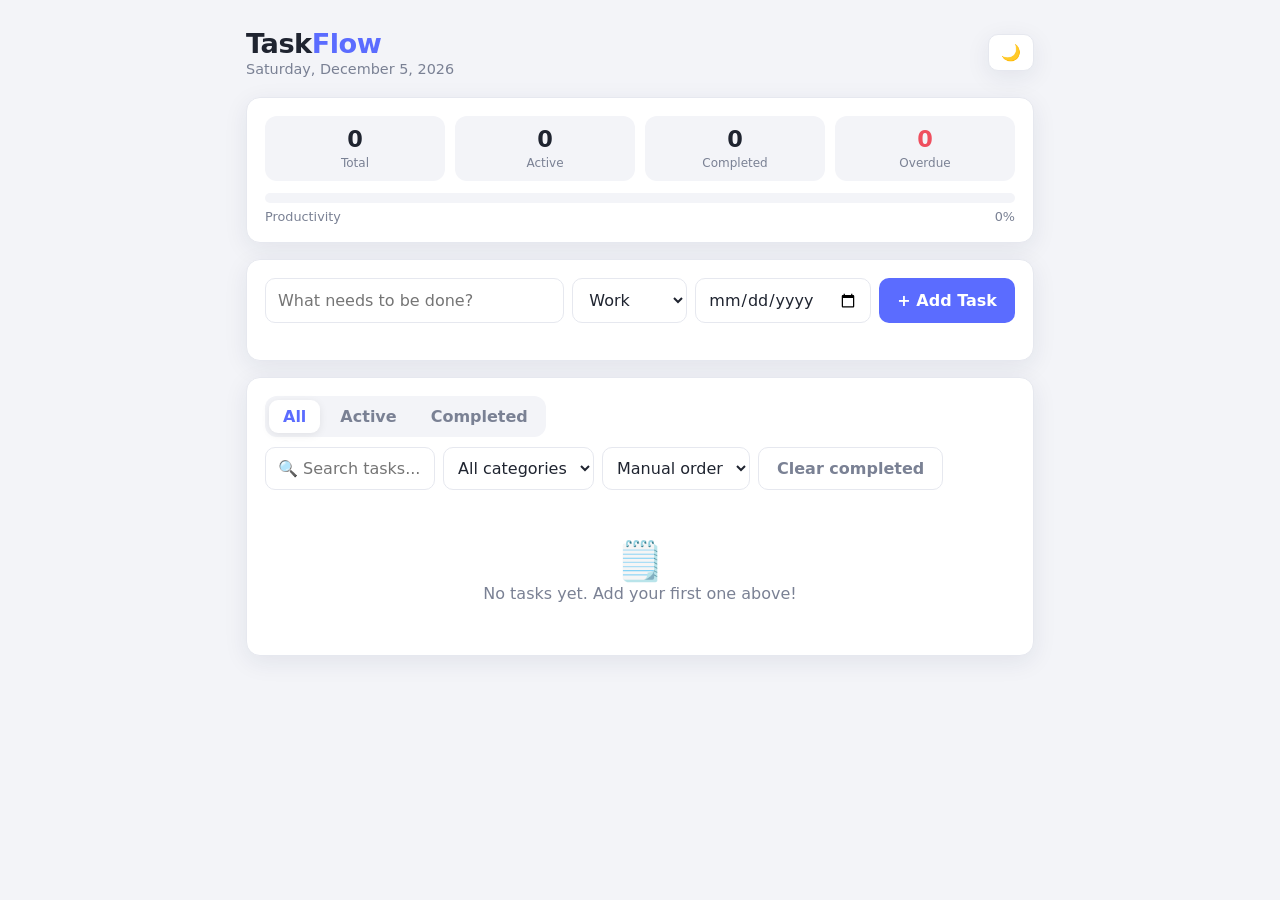
<file: index.html>
<!DOCTYPE html>
<html lang="en">
<head>
<meta charset="UTF-8">
<meta name="viewport" content="width=device-width, initial-scale=1">
<title>TaskFlow - Task Manager & Productivity Tracker</title>
<style>
:root{
  --bg:#f3f4f8; --card:#ffffff; --text:#1f2430; --muted:#7a8194; --line:#e6e8ef;
  --primary:#5b6cff; --primary-d:#4654e0; --ok:#22b07d; --danger:#ef4f5f; --warn:#f59e0b;
  --work:#5b6cff; --personal:#ec4899; --study:#14b8a6; --other:#8b5cf6;
  --shadow:0 6px 24px rgba(30,40,80,.08); --radius:14px;
}
[data-theme="dark"]{
  --bg:#12141c; --card:#1b1e29; --text:#e8eaf2; --muted:#8c93a8; --line:#2a2e3d;
  --shadow:0 6px 24px rgba(0,0,0,.4);
}
*{box-sizing:border-box}
body{margin:0;font-family:"Segoe UI",system-ui,-apple-system,Roboto,sans-serif;background:var(--bg);color:var(--text);transition:background .3s,color .3s}
.wrap{max-width:820px;margin:0 auto;padding:28px 16px 60px}
header{display:flex;justify-content:space-between;align-items:center;margin-bottom:20px}
h1{margin:0;font-size:1.7rem;letter-spacing:-.5px}
h1 span{color:var(--primary)}
.sub{color:var(--muted);font-size:.9rem;margin-top:2px}
.icon-btn{background:var(--card);border:1px solid var(--line);color:var(--text);border-radius:10px;padding:8px 12px;cursor:pointer;font-size:1rem;box-shadow:var(--shadow)}
.card{background:var(--card);border-radius:var(--radius);box-shadow:var(--shadow);padding:18px;margin-bottom:16px;border:1px solid var(--line)}

/* stats */
.stats{display:grid;grid-template-columns:repeat(4,1fr);gap:10px;margin-bottom:12px}
.stat{text-align:center;padding:10px 4px;border-radius:12px;background:var(--bg)}
.stat b{display:block;font-size:1.4rem}
.stat small{color:var(--muted);font-size:.75rem}
.progress{height:10px;background:var(--bg);border-radius:99px;overflow:hidden}
.progress>div{height:100%;width:0;background:linear-gradient(90deg,var(--primary),var(--ok));border-radius:99px;transition:width .5s ease}
.pmeta{display:flex;justify-content:space-between;font-size:.8rem;color:var(--muted);margin-top:6px}

/* form */
form.add{display:grid;grid-template-columns:1fr auto auto auto;gap:8px}
input,select,button{font:inherit}
input[type=text],input[type=date],select,textarea{
  padding:11px 12px;border:1px solid var(--line);border-radius:10px;background:var(--card);color:var(--text);outline:none;transition:border .2s,box-shadow .2s}
input:focus,select:focus{border-color:var(--primary);box-shadow:0 0 0 3px rgba(91,108,255,.18)}
.btn{background:var(--primary);color:#fff;border:0;border-radius:10px;padding:11px 18px;cursor:pointer;font-weight:600;transition:background .2s,transform .1s}
.btn:hover{background:var(--primary-d)}
.btn:active{transform:scale(.97)}
.btn.ghost{background:transparent;color:var(--muted);border:1px solid var(--line)}
.btn.ghost:hover{color:var(--danger);border-color:var(--danger);background:transparent}
.err{color:var(--danger);font-size:.82rem;margin-top:6px;min-height:1em}

/* toolbar */
.toolbar{display:flex;flex-wrap:wrap;gap:10px;align-items:center;justify-content:space-between}
.tabs{display:flex;gap:6px;background:var(--bg);padding:4px;border-radius:12px}
.tab{border:0;background:transparent;color:var(--muted);padding:7px 14px;border-radius:9px;cursor:pointer;font-weight:600}
.tab.active{background:var(--card);color:var(--primary);box-shadow:0 2px 8px rgba(0,0,0,.08)}
.tools{display:flex;gap:8px;flex-wrap:wrap}
.tools input[type=text]{width:170px;padding:8px 12px}
.tools select{padding:8px 10px}

/* list */
ul.list{list-style:none;margin:0;padding:0;display:flex;flex-direction:column;gap:10px}
.task{display:flex;align-items:center;gap:12px;padding:13px 14px;background:var(--card);border:1px solid var(--line);border-left:5px solid var(--cat,var(--primary));border-radius:12px;box-shadow:var(--shadow);transition:transform .2s,opacity .25s,background .2s;animation:slideIn .3s ease}
.task[draggable=true]{cursor:grab}
.task.dragging{opacity:.4}
.task.over{border-top:3px solid var(--primary)}
.task.removing{opacity:0;transform:translateX(40px) scale(.95)}
.task.done .title{text-decoration:line-through;color:var(--muted)}
.task.done{background:var(--bg)}
.task.just-done{animation:pop .5s ease}
@keyframes slideIn{from{opacity:0;transform:translateY(-8px)}to{opacity:1;transform:none}}
@keyframes pop{0%{transform:scale(1)}30%{transform:scale(1.04);box-shadow:0 0 0 6px rgba(34,176,125,.25)}100%{transform:scale(1)}}
.check{appearance:none;-webkit-appearance:none;width:24px;height:24px;border:2px solid var(--line);border-radius:50%;cursor:pointer;flex:none;position:relative;transition:all .25s}
.check:hover{border-color:var(--ok)}
.check:checked{background:var(--ok);border-color:var(--ok)}
.check:checked::after{content:"";position:absolute;left:7px;top:2px;width:6px;height:12px;border:solid #fff;border-width:0 2.5px 2.5px 0;transform:rotate(45deg);animation:tick .3s ease}
@keyframes tick{from{opacity:0;transform:rotate(45deg) scale(.3)}to{opacity:1;transform:rotate(45deg) scale(1)}}
.body{flex:1;min-width:0}
.title{font-weight:600;word-break:break-word;transition:color .3s}
.meta{display:flex;flex-wrap:wrap;gap:8px;margin-top:5px;font-size:.78rem;color:var(--muted)}
.badge{padding:2px 9px;border-radius:99px;color:#fff;font-weight:600;font-size:.72rem;background:var(--cat)}
.due.overdue{color:var(--danger);font-weight:700}
.due.today{color:var(--warn);font-weight:700}
.actions{display:flex;gap:4px}
.actions button{background:transparent;border:0;cursor:pointer;font-size:1.05rem;padding:6px 8px;border-radius:8px;color:var(--muted);transition:background .2s}
.actions button:hover{background:var(--bg);color:var(--text)}
.actions .del:hover{color:var(--danger)}
.empty{text-align:center;color:var(--muted);padding:34px 10px}
.empty .big{font-size:2.4rem}
.hint{color:var(--muted);font-size:.78rem;text-align:center;margin-top:12px}

/* dialog */
dialog{border:0;border-radius:var(--radius);padding:22px;background:var(--card);color:var(--text);box-shadow:0 20px 60px rgba(0,0,0,.35);width:min(440px,92vw)}
dialog::backdrop{background:rgba(10,12,20,.55)}
dialog h3{margin:0 0 14px}
dialog .row{display:flex;flex-direction:column;gap:5px;margin-bottom:12px}
dialog label{font-size:.8rem;color:var(--muted);font-weight:600}
dialog input,dialog select{width:100%}
dialog .foot{display:flex;justify-content:flex-end;gap:8px;margin-top:6px}

@media(max-width:620px){
  form.add{grid-template-columns:1fr 1fr}
  form.add input[type=text]{grid-column:1/-1}
  form.add .btn{grid-column:1/-1}
  .stats{grid-template-columns:repeat(2,1fr)}
  .tools input[type=text]{width:100%;flex:1}
}
</style>
</head>
<body>
<div class="wrap">
  <header>
    <div>
      <h1>Task<span>Flow</span></h1>
      <div class="sub" id="today"></div>
    </div>
    <button class="icon-btn" id="themeBtn" title="Toggle dark mode">🌙</button>
  </header>

  <section class="card">
    <div class="stats">
      <div class="stat"><b id="sTotal">0</b><small>Total</small></div>
      <div class="stat"><b id="sActive">0</b><small>Active</small></div>
      <div class="stat"><b id="sDone">0</b><small>Completed</small></div>
      <div class="stat"><b id="sOver" style="color:var(--danger)">0</b><small>Overdue</small></div>
    </div>
    <div class="progress"><div id="bar"></div></div>
    <div class="pmeta"><span>Productivity</span><span id="pct">0%</span></div>
  </section>

  <section class="card">
    <form class="add" id="addForm" autocomplete="off">
      <input type="text" id="taskInput" placeholder="What needs to be done?" maxlength="120">
      <select id="catInput" aria-label="Category">
        <option>Work</option><option>Personal</option><option>Study</option><option>Other</option>
      </select>
      <input type="date" id="dateInput" aria-label="Due date">
      <button class="btn" type="submit">+ Add Task</button>
    </form>
    <div class="err" id="err"></div>
  </section>

  <section class="card">
    <div class="toolbar">
      <div class="tabs" id="tabs">
        <button class="tab active" data-f="all">All</button>
        <button class="tab" data-f="active">Active</button>
        <button class="tab" data-f="completed">Completed</button>
      </div>
      <div class="tools">
        <input type="text" id="search" placeholder="🔍 Search tasks...">
        <select id="catFilter" aria-label="Filter by category">
          <option value="all">All categories</option>
          <option>Work</option><option>Personal</option><option>Study</option><option>Other</option>
        </select>
        <select id="sortSel" aria-label="Sort">
          <option value="manual">Manual order</option>
          <option value="due">Due date</option>
          <option value="newest">Newest</option>
        </select>
        <button class="btn ghost" id="clearDone">Clear completed</button>
      </div>
    </div>
    <div style="height:14px"></div>
    <ul class="list" id="list"></ul>
    <div class="hint" id="hint">Tip: drag tasks to reorder (Manual order, All categories, no search).</div>
  </section>
</div>

<dialog id="editDlg">
  <form method="dialog" id="editForm">
    <h3>Edit Task</h3>
    <div class="row"><label>Title</label><input type="text" id="eTitle" maxlength="120"></div>
    <div class="row"><label>Category</label>
      <select id="eCat"><option>Work</option><option>Personal</option><option>Study</option><option>Other</option></select></div>
    <div class="row"><label>Due date</label><input type="date" id="eDate"></div>
    <div class="foot">
      <button type="button" class="btn ghost" id="eCancel">Cancel</button>
      <button type="submit" class="btn">Save</button>
    </div>
  </form>
</dialog>

<script>
(() => {
  "use strict";
  const KEY = "taskflow.tasks.v1", THEME_KEY = "taskflow.theme";
  const COLORS = {Work:"var(--work)", Personal:"var(--personal)", Study:"var(--study)", Other:"var(--other)"};

  /* ---------- state ---------- */
  let tasks = [];
  let filter = "all", catFilter = "all", query = "", sortMode = "manual";
  let justDone = null, dragId = null, editId = null;

  /* ---------- localStorage helpers ---------- */
  function saveToLocalStorage(){
    try { localStorage.setItem(KEY, JSON.stringify(tasks)); } catch(e){ console.warn("Save failed", e); }
  }
  function loadFromLocalStorage(){
    try {
      const raw = localStorage.getItem(KEY);
      const arr = raw ? JSON.parse(raw) : [];
      tasks = Array.isArray(arr) ? arr : [];
    } catch(e){ tasks = []; }
  }

  /* ---------- utils ---------- */
  const $ = id => document.getElementById(id);
  const uid = () => Date.now().toString(36) + Math.random().toString(36).slice(2,7);
  const esc = s => s.replace(/[&<>"']/g, c => ({"&":"&amp;","<":"&lt;",">":"&gt;",'"':"&quot;","'":"&#39;"}[c]));
  const todayStr = () => { const d = new Date(); d.setMinutes(d.getMinutes() - d.getTimezoneOffset()); return d.toISOString().slice(0,10); };
  function dueInfo(t){
    if(!t.due) return null;
    const td = todayStr();
    const d = new Date(t.due + "T00:00:00");
    const label = d.toLocaleDateString(undefined,{day:"numeric",month:"short",year:"numeric"});
    if(t.done) return {cls:"", text:"📅 " + label};
    if(t.due < td) return {cls:"overdue", text:"⚠ Overdue · " + label};
    if(t.due === td) return {cls:"today", text:"⏰ Due today"};
    return {cls:"", text:"📅 " + label};
  }

  /* ---------- CRUD ---------- */
  function addTask(title, category, due){
    tasks.unshift({id:uid(), title, category, due:due||"", done:false, created:Date.now()});
    saveToLocalStorage(); render();
  }
  function toggleTask(id){
    const t = tasks.find(x => x.id === id); if(!t) return;
    t.done = !t.done;
    justDone = t.done ? id : null;
    saveToLocalStorage(); render();
  }
  function updateTask(id, patch){
    const t = tasks.find(x => x.id === id); if(!t) return;
    Object.assign(t, patch);
    saveToLocalStorage(); render();
  }
  function deleteTask(id){
    const el = document.querySelector('[data-id="'+id+'"]');
    const finish = () => { tasks = tasks.filter(x => x.id !== id); saveToLocalStorage(); render(); };
    if(el){ el.classList.add("removing"); setTimeout(finish, 240); } else finish();
  }

  /* ---------- render ---------- */
  function visibleTasks(){
    let list = tasks.filter(t => {
      if(filter === "active" && t.done) return false;
      if(filter === "completed" && !t.done) return false;
      if(catFilter !== "all" && t.category !== catFilter) return false;
      if(query && !t.title.toLowerCase().includes(query)) return false;
      return true;
    });
    if(sortMode === "due"){
      list = [...list].sort((a,b) => (a.due||"9999") .localeCompare(b.due||"9999"));
    } else if(sortMode === "newest"){
      list = [...list].sort((a,b) => b.created - a.created);
    }
    return list;
  }

  function render(){
    const list = visibleTasks();
    const ul = $("list");
    const canDrag = sortMode === "manual" && catFilter === "all" && !query && filter === "all";
    ul.innerHTML = "";

    if(!list.length){
      const msg = tasks.length ? "No tasks match your filters." : "No tasks yet. Add your first one above!";
      ul.innerHTML = '<li class="empty"><div class="big">🗒️</div>' + msg + '</li>';
    }

    list.forEach(t => {
      const li = document.createElement("li");
      li.className = "task" + (t.done ? " done" : "") + (t.id === justDone ? " just-done" : "");
      li.dataset.id = t.id;
      li.style.setProperty("--cat", COLORS[t.category] || COLORS.Other);
      li.draggable = canDrag;
      const di = dueInfo(t);
      li.innerHTML =
        '<input type="checkbox" class="check" ' + (t.done ? "checked" : "") + ' aria-label="Mark complete">' +
        '<div class="body"><div class="title">' + esc(t.title) + '</div>' +
        '<div class="meta"><span class="badge">' + esc(t.category) + '</span>' +
        (di ? '<span class="due ' + di.cls + '">' + di.text + '</span>' : '') + '</div></div>' +
        '<div class="actions"><button class="edit" title="Edit">✏️</button><button class="del" title="Delete">🗑️</button></div>';

      li.querySelector(".check").addEventListener("change", () => toggleTask(t.id));
      li.querySelector(".edit").addEventListener("click", () => openEdit(t.id));
      li.querySelector(".del").addEventListener("click", () => deleteTask(t.id));
      li.querySelector(".title").addEventListener("dblclick", () => openEdit(t.id));

      if(canDrag){
        li.addEventListener("dragstart", e => { dragId = t.id; li.classList.add("dragging"); e.dataTransfer.effectAllowed = "move"; e.dataTransfer.setData("text/plain", t.id); });
        li.addEventListener("dragend", () => { dragId = null; li.classList.remove("dragging"); document.querySelectorAll(".over").forEach(x => x.classList.remove("over")); });
        li.addEventListener("dragover", e => { e.preventDefault(); if(dragId && dragId !== t.id) li.classList.add("over"); });
        li.addEventListener("dragleave", () => li.classList.remove("over"));
        li.addEventListener("drop", e => {
          e.preventDefault(); li.classList.remove("over");
          if(!dragId || dragId === t.id) return;
          const from = tasks.findIndex(x => x.id === dragId);
          const [moved] = tasks.splice(from, 1);
          const to = tasks.findIndex(x => x.id === t.id);
          tasks.splice(to, 0, moved);
          saveToLocalStorage(); render();
        });
      }
      ul.appendChild(li);
    });
    justDone = null;
    $("hint").style.display = canDrag && tasks.length > 1 ? "block" : "none";
    updateStats();
  }

  function updateStats(){
    const total = tasks.length, done = tasks.filter(t => t.done).length, td = todayStr();
    const over = tasks.filter(t => !t.done && t.due && t.due < td).length;
    const pct = total ? Math.round(done / total * 100) : 0;
    $("sTotal").textContent = total;
    $("sActive").textContent = total - done;
    $("sDone").textContent = done;
    $("sOver").textContent = over;
    $("bar").style.width = pct + "%";
    $("pct").textContent = pct + "%";
  }

  /* ---------- edit dialog ---------- */
  function openEdit(id){
    const t = tasks.find(x => x.id === id); if(!t) return;
    editId = id;
    $("eTitle").value = t.title; $("eCat").value = t.category; $("eDate").value = t.due || "";
    $("editDlg").showModal(); $("eTitle").focus();
  }
  $("editForm").addEventListener("submit", e => {
    const title = $("eTitle").value.trim();
    if(!title){ e.preventDefault(); $("eTitle").focus(); return; }
    updateTask(editId, {title, category:$("eCat").value, due:$("eDate").value});
  });
  $("eCancel").addEventListener("click", () => $("editDlg").close());

  /* ---------- events ---------- */
  $("addForm").addEventListener("submit", e => {
    e.preventDefault();
    const title = $("taskInput").value.trim();
    if(!title){ $("err").textContent = "Please enter a task title."; $("taskInput").focus(); return; }
    $("err").textContent = "";
    addTask(title, $("catInput").value, $("dateInput").value);
    $("taskInput").value = ""; $("dateInput").value = ""; $("taskInput").focus();
  });
  $("taskInput").addEventListener("input", () => $("err").textContent = "");

  $("tabs").addEventListener("click", e => {
    const b = e.target.closest(".tab"); if(!b) return;
    filter = b.dataset.f;
    document.querySelectorAll(".tab").forEach(x => x.classList.toggle("active", x === b));
    render();
  });
  $("search").addEventListener("input", e => { query = e.target.value.trim().toLowerCase(); render(); });
  $("catFilter").addEventListener("change", e => { catFilter = e.target.value; render(); });
  $("sortSel").addEventListener("change", e => { sortMode = e.target.value; render(); });
  $("clearDone").addEventListener("click", () => {
    const n = tasks.filter(t => t.done).length;
    if(!n) return;
    if(confirm("Remove " + n + " completed task" + (n > 1 ? "s" : "") + "?")){
      tasks = tasks.filter(t => !t.done); saveToLocalStorage(); render();
    }
  });

  /* ---------- theme ---------- */
  function applyTheme(t){
    document.documentElement.setAttribute("data-theme", t);
    $("themeBtn").textContent = t === "dark" ? "☀️" : "🌙";
  }
  $("themeBtn").addEventListener("click", () => {
    const next = document.documentElement.getAttribute("data-theme") === "dark" ? "light" : "dark";
    applyTheme(next);
    try { localStorage.setItem(THEME_KEY, next); } catch(e){}
  });

  /* ---------- init ---------- */
  let savedTheme = "light";
  try { savedTheme = localStorage.getItem(THEME_KEY) || (matchMedia("(prefers-color-scheme: dark)").matches ? "dark" : "light"); } catch(e){}
  applyTheme(savedTheme);
  $("today").textContent = new Date().toLocaleDateString(undefined,{weekday:"long",day:"numeric",month:"long",year:"numeric"});
  loadFromLocalStorage();
  render();
})();
</script>
</body>
</html>
</file>
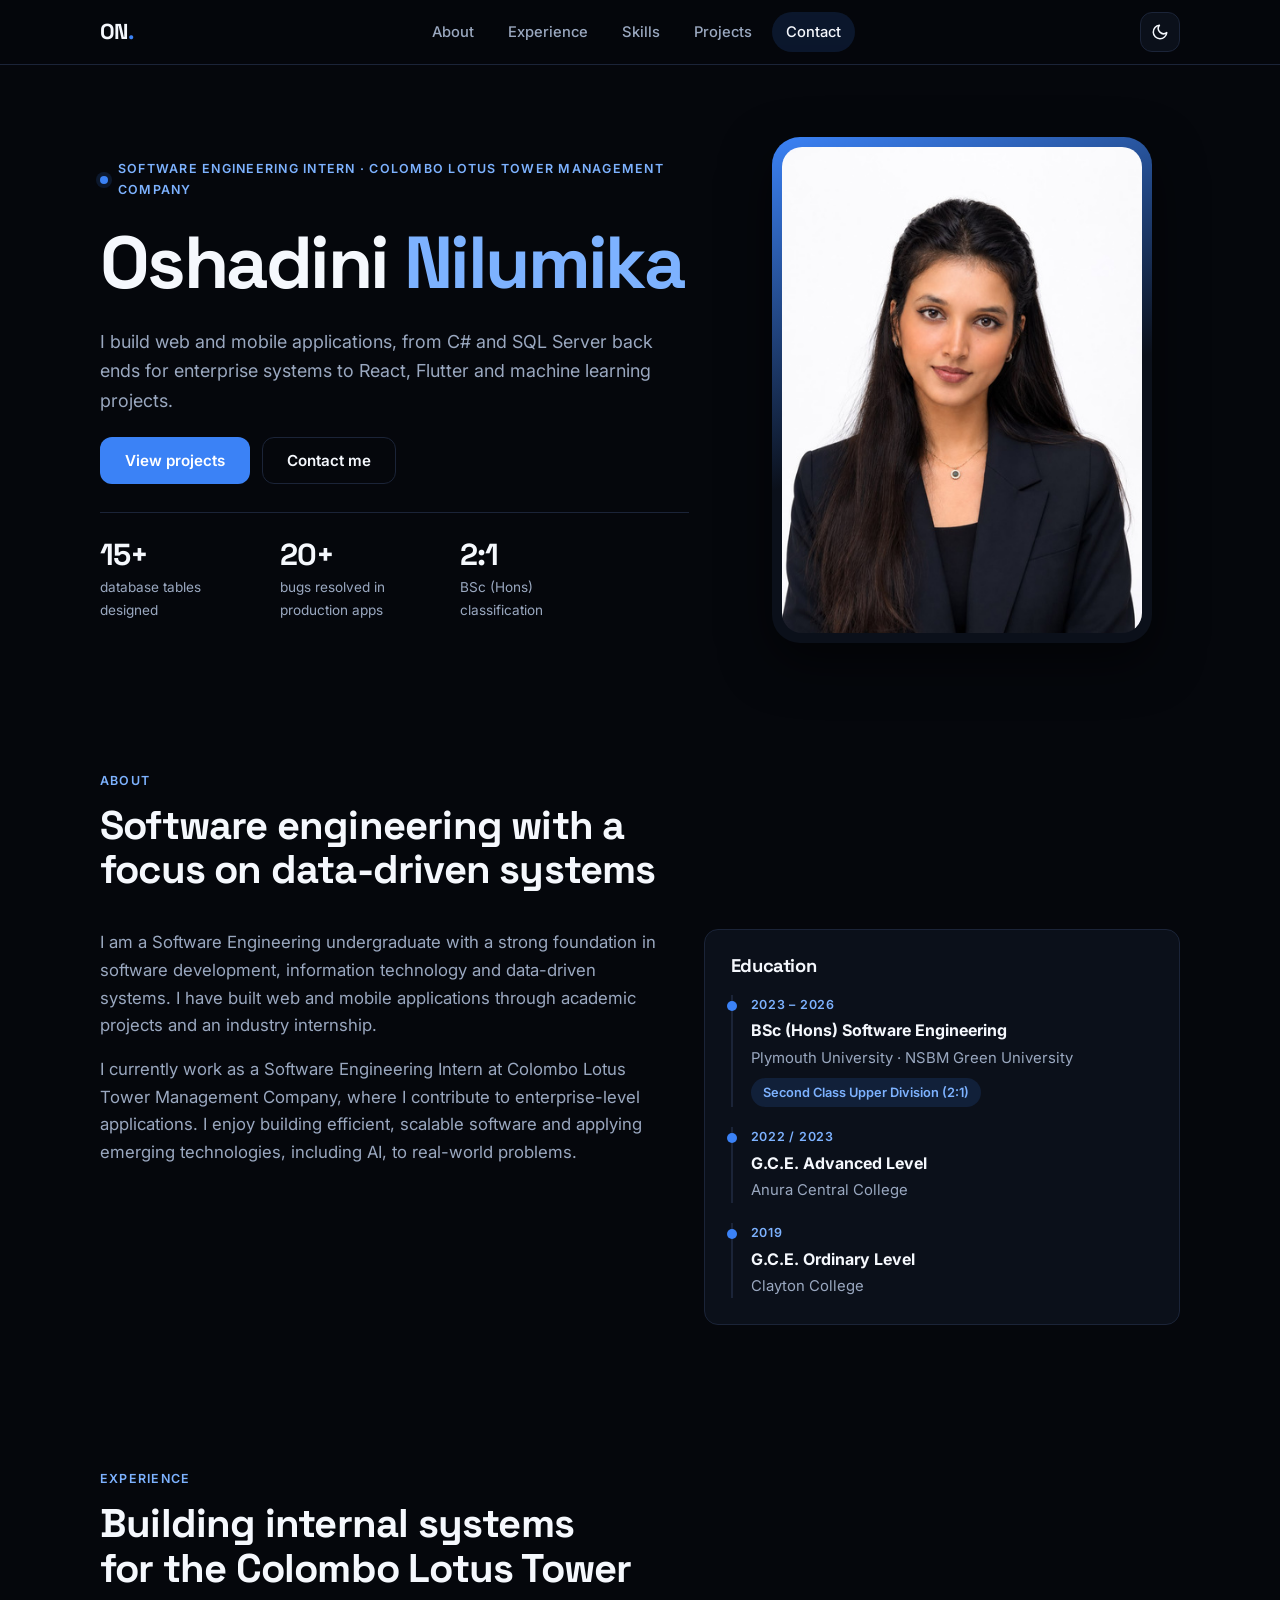
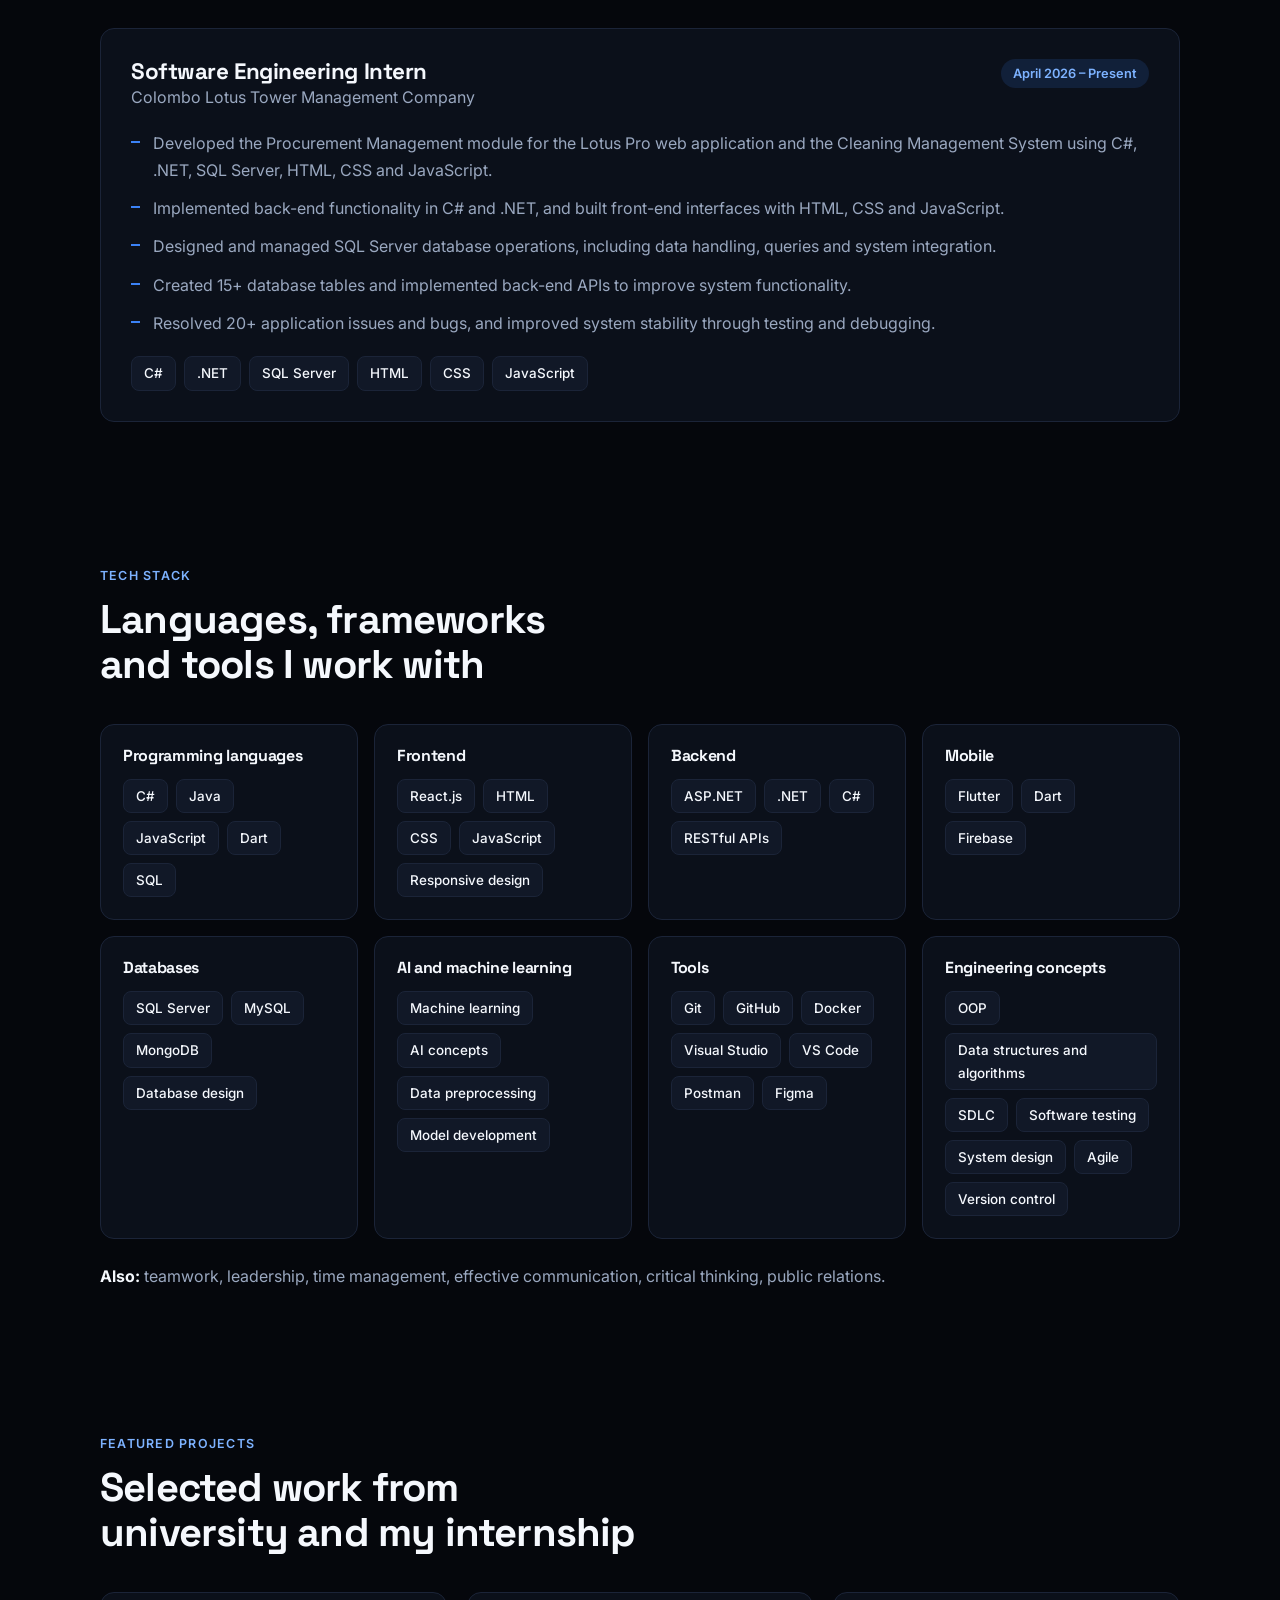
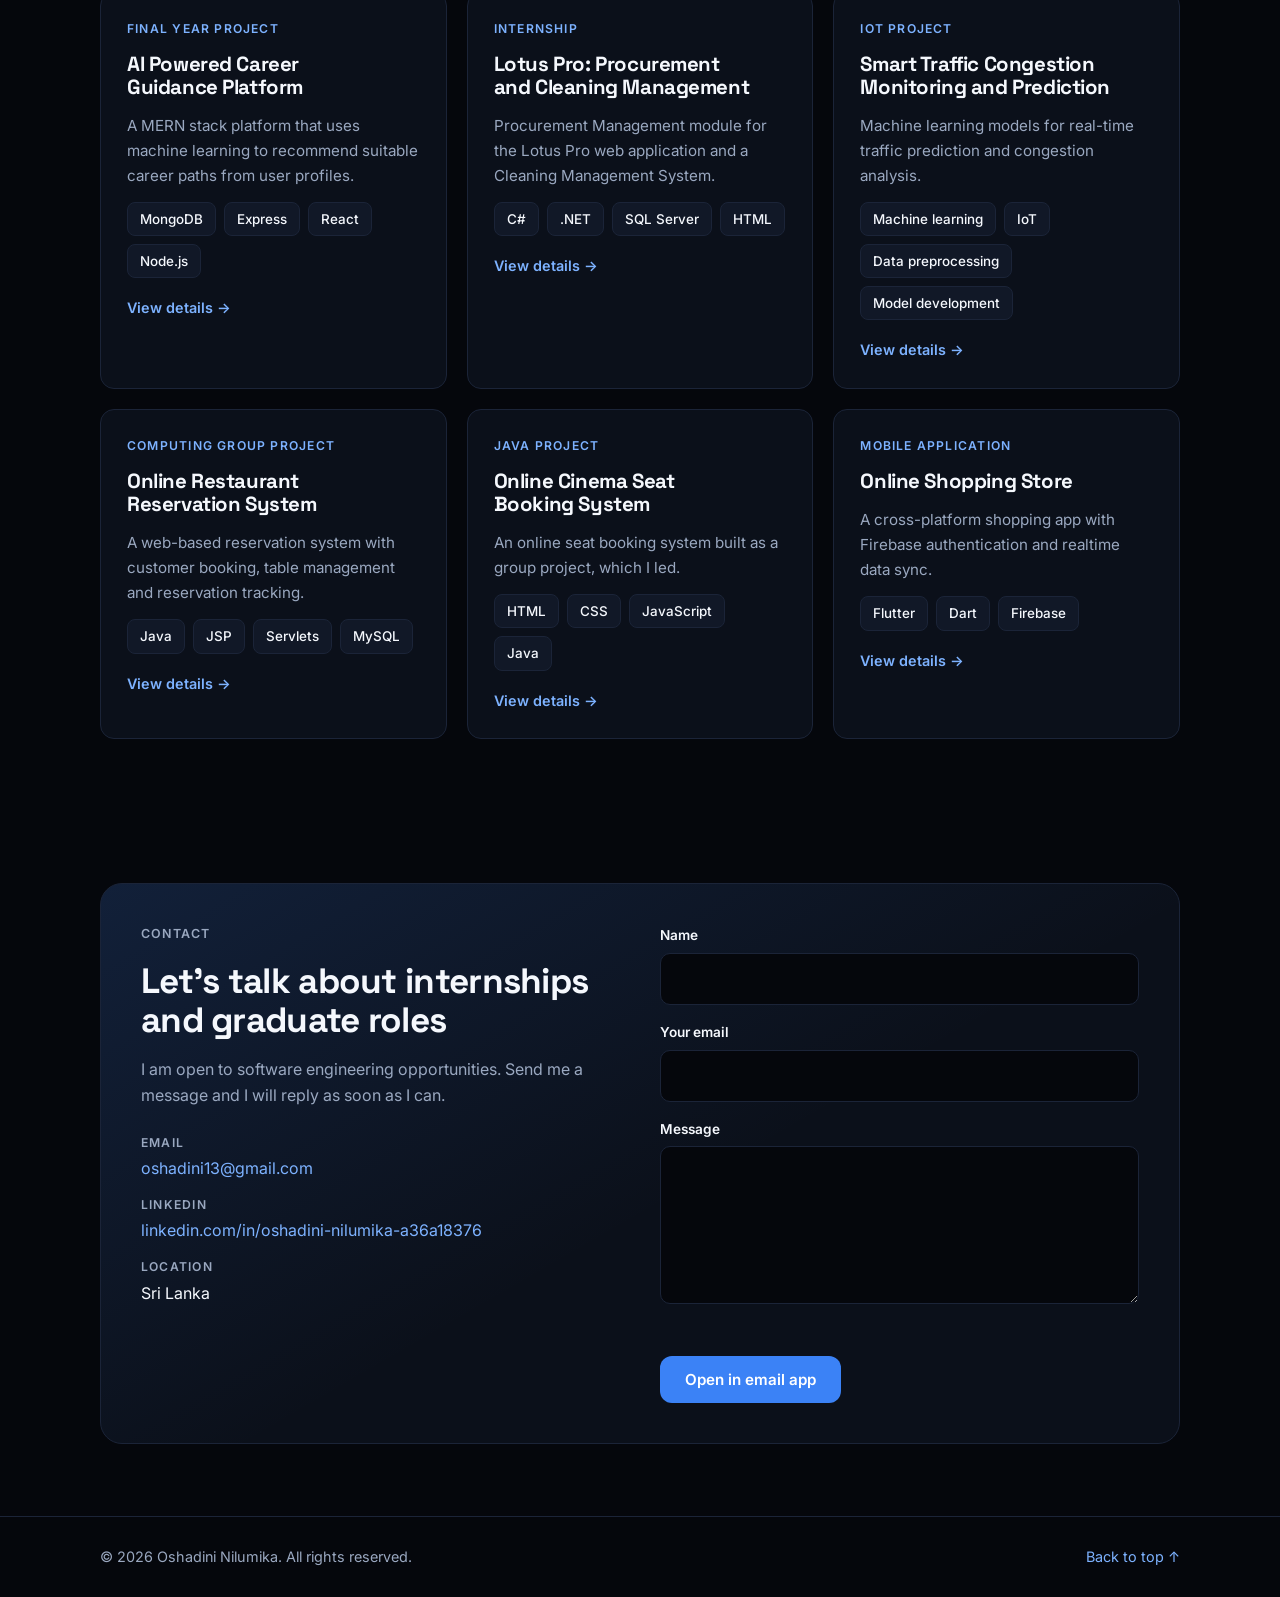
<file: Task 1/portfolio/index.html>
<!DOCTYPE html>
<html lang="en">
<head>
  <meta charset="UTF-8">
  <meta name="viewport" content="width=device-width, initial-scale=1.0">
  <title>Oshadini Nilumika | Software Engineer Portfolio</title>
  <meta name="description" content="Portfolio of Oshadini Nilumika, Software Engineering undergraduate and intern at Colombo Lotus Tower Management Company. C#, .NET, SQL Server, React, Flutter and AI projects.">
  <meta name="theme-color" content="#05070c">
  <link rel="preconnect" href="https://fonts.googleapis.com">
  <link rel="preconnect" href="https://fonts.gstatic.com" crossorigin>
  <link href="https://fonts.googleapis.com/css2?family=Inter:wght@400;500;600&family=Space+Grotesk:wght@500;600;700&display=swap" rel="stylesheet">
  <link rel="stylesheet" href="css/style.css">
</head>
<body>

  <header class="site-header" id="top">
    <nav class="nav container" aria-label="Main navigation">
      <a href="#top" class="brand" aria-label="Oshadini Nilumika, home">ON<span>.</span></a>

      <ul class="nav-links" id="nav-links">
        <li><a href="#about">About</a></li>
        <li><a href="#experience">Experience</a></li>
        <li><a href="#skills">Skills</a></li>
        <li><a href="#projects">Projects</a></li>
        <li><a href="#contact">Contact</a></li>
      </ul>

      <div class="nav-actions">
        <button class="icon-btn" id="theme-toggle" type="button" aria-label="Switch to light theme" title="Toggle theme">
          <svg class="icon-moon" viewBox="0 0 24 24" width="18" height="18" fill="none" stroke="currentColor" stroke-width="2" stroke-linecap="round" stroke-linejoin="round" aria-hidden="true"><path d="M21 12.8A9 9 0 1 1 11.2 3a7 7 0 0 0 9.8 9.8z"/></svg>
          <svg class="icon-sun" viewBox="0 0 24 24" width="18" height="18" fill="none" stroke="currentColor" stroke-width="2" stroke-linecap="round" stroke-linejoin="round" aria-hidden="true"><circle cx="12" cy="12" r="4"/><path d="M12 2v2M12 20v2M4.9 4.9l1.4 1.4M17.7 17.7l1.4 1.4M2 12h2M20 12h2M4.9 19.1l1.4-1.4M17.7 6.3l1.4-1.4"/></svg>
        </button>
        <button class="icon-btn menu-btn" id="menu-toggle" type="button" aria-label="Open menu" aria-expanded="false" aria-controls="nav-links">
          <span class="bars" aria-hidden="true"><i></i><i></i><i></i></span>
        </button>
      </div>
    </nav>
  </header>

  <main>
    <!-- HERO -->
    <section class="hero container" aria-labelledby="hero-title">
      <div class="hero-text">
        <p class="eyebrow"><span class="dot" aria-hidden="true"></span>Software Engineering Intern · Colombo Lotus Tower Management Company</p>
        <h1 id="hero-title">Oshadini <span class="accent">Nilumika</span></h1>
        <p class="lead">I build web and mobile applications, from C# and SQL Server back ends for enterprise systems to React, Flutter and machine learning projects.</p>
        <div class="hero-cta">
          <a class="btn btn-primary" href="#projects">View projects</a>
          <a class="btn btn-ghost" href="#contact">Contact me</a>
        </div>
        <ul class="hero-stats" aria-label="Highlights">
          <li><strong>15+</strong><span>database tables designed</span></li>
          <li><strong>20+</strong><span>bugs resolved in production apps</span></li>
          <li><strong>2:1</strong><span>BSc (Hons) classification</span></li>
        </ul>
      </div>
      <figure class="hero-photo">
        <div class="photo-frame">
          <img src="assets/profile.jpg" alt="Portrait of Oshadini Nilumika in a black blazer" width="410" height="615" fetchpriority="high">
        </div>
      </figure>
    </section>

    <!-- ABOUT -->
    <section class="section container" id="about" aria-labelledby="about-title">
      <div class="section-head">
        <p class="eyebrow">About</p>
        <h2 id="about-title">Software engineering with a focus on data-driven systems</h2>
      </div>
      <div class="about-grid">
        <div class="about-copy">
          <p>I am a Software Engineering undergraduate with a strong foundation in software development, information technology and data-driven systems. I have built web and mobile applications through academic projects and an industry internship.</p>
          <p>I currently work as a Software Engineering Intern at Colombo Lotus Tower Management Company, where I contribute to enterprise-level applications. I enjoy building efficient, scalable software and applying emerging technologies, including AI, to real-world problems.</p>
        </div>
        <aside class="edu-card" aria-label="Education">
          <h3>Education</h3>
          <ul class="edu-list">
            <li>
              <span class="edu-years">2023 – 2026</span>
              <strong>BSc (Hons) Software Engineering</strong>
              <span>Plymouth University · NSBM Green University</span>
              <span class="tag">Second Class Upper Division (2:1)</span>
            </li>
            <li>
              <span class="edu-years">2022 / 2023</span>
              <strong>G.C.E. Advanced Level</strong>
              <span>Anura Central College</span>
            </li>
            <li>
              <span class="edu-years">2019</span>
              <strong>G.C.E. Ordinary Level</strong>
              <span>Clayton College</span>
            </li>
          </ul>
        </aside>
      </div>
    </section>

    <!-- EXPERIENCE -->
    <section class="section container" id="experience" aria-labelledby="exp-title">
      <div class="section-head">
        <p class="eyebrow">Experience</p>
        <h2 id="exp-title">Building internal systems for the Colombo Lotus Tower</h2>
      </div>
      <article class="job">
        <header class="job-head">
          <div>
            <h3>Software Engineering Intern</h3>
            <p>Colombo Lotus Tower Management Company</p>
          </div>
          <span class="tag">April 2026 – Present</span>
        </header>
        <ul class="job-list">
          <li>Developed the Procurement Management module for the Lotus Pro web application and the Cleaning Management System using C#, .NET, SQL Server, HTML, CSS and JavaScript.</li>
          <li>Implemented back-end functionality in C# and .NET, and built front-end interfaces with HTML, CSS and JavaScript.</li>
          <li>Designed and managed SQL Server database operations, including data handling, queries and system integration.</li>
          <li>Created 15+ database tables and implemented back-end APIs to improve system functionality.</li>
          <li>Resolved 20+ application issues and bugs, and improved system stability through testing and debugging.</li>
        </ul>
        <div class="chips" aria-label="Technologies used">
          <span>C#</span><span>.NET</span><span>SQL Server</span><span>HTML</span><span>CSS</span><span>JavaScript</span>
        </div>
      </article>
    </section>

    <!-- SKILLS -->
    <section class="section container" id="skills" aria-labelledby="skills-title">
      <div class="section-head">
        <p class="eyebrow">Tech stack</p>
        <h2 id="skills-title">Languages, frameworks and tools I work with</h2>
      </div>
      <div class="skills-grid">
        <article class="skill-card">
          <h3>Programming languages</h3>
          <div class="chips"><span>C#</span><span>Java</span><span>JavaScript</span><span>Dart</span><span>SQL</span></div>
        </article>
        <article class="skill-card">
          <h3>Frontend</h3>
          <div class="chips"><span>React.js</span><span>HTML</span><span>CSS</span><span>JavaScript</span><span>Responsive design</span></div>
        </article>
        <article class="skill-card">
          <h3>Backend</h3>
          <div class="chips"><span>ASP.NET</span><span>.NET</span><span>C#</span><span>RESTful APIs</span></div>
        </article>
        <article class="skill-card">
          <h3>Mobile</h3>
          <div class="chips"><span>Flutter</span><span>Dart</span><span>Firebase</span></div>
        </article>
        <article class="skill-card">
          <h3>Databases</h3>
          <div class="chips"><span>SQL Server</span><span>MySQL</span><span>MongoDB</span><span>Database design</span></div>
        </article>
        <article class="skill-card">
          <h3>AI and machine learning</h3>
          <div class="chips"><span>Machine learning</span><span>AI concepts</span><span>Data preprocessing</span><span>Model development</span></div>
        </article>
        <article class="skill-card">
          <h3>Tools</h3>
          <div class="chips"><span>Git</span><span>GitHub</span><span>Docker</span><span>Visual Studio</span><span>VS Code</span><span>Postman</span><span>Figma</span></div>
        </article>
        <article class="skill-card">
          <h3>Engineering concepts</h3>
          <div class="chips"><span>OOP</span><span>Data structures and algorithms</span><span>SDLC</span><span>Software testing</span><span>System design</span><span>Agile</span><span>Version control</span></div>
        </article>
      </div>
      <p class="soft-skills"><strong>Also:</strong> teamwork, leadership, time management, effective communication, critical thinking, public relations.</p>
    </section>

    <!-- PROJECTS -->
    <section class="section container" id="projects" aria-labelledby="projects-title">
      <div class="section-head">
        <p class="eyebrow">Featured projects</p>
        <h2 id="projects-title">Selected work from university and my internship</h2>
      </div>
      <div class="projects-grid" id="projects-grid">
        <!-- Cards are rendered from js/script.js -->
      </div>
    </section>

    <!-- CONTACT -->
    <section class="section container" id="contact" aria-labelledby="contact-title">
      <div class="contact-card">
        <div class="contact-copy">
          <p class="eyebrow">Contact</p>
          <h2 id="contact-title">Let's talk about internships and graduate roles</h2>
          <p>I am open to software engineering opportunities. Send me a message and I will reply as soon as I can.</p>
          <ul class="contact-links">
            <li>
              <span class="label">Email</span>
              <a href="mailto:oshadini13@gmail.com">oshadini13@gmail.com</a>
            </li>
            <li>
              <span class="label">LinkedIn</span>
              <a href="https://linkedin.com/in/oshadini-nilumika-a36a18376" target="_blank" rel="noopener noreferrer">linkedin.com/in/oshadini-nilumika-a36a18376</a>
            </li>
            <li>
              <span class="label">Location</span>
              <span>Sri Lanka</span>
            </li>
          </ul>
        </div>

        <form class="contact-form" id="contact-form" novalidate>
          <div class="field">
            <label for="cf-name">Name</label>
            <input id="cf-name" name="name" type="text" autocomplete="name" required>
          </div>
          <div class="field">
            <label for="cf-email">Your email</label>
            <input id="cf-email" name="email" type="email" autocomplete="email" required>
          </div>
          <div class="field">
            <label for="cf-message">Message</label>
            <textarea id="cf-message" name="message" rows="5" required></textarea>
          </div>
          <p class="form-note" id="form-note" role="status" aria-live="polite"></p>
          <button class="btn btn-primary" type="submit">Open in email app</button>
        </form>
      </div>
    </section>
  </main>

  <footer class="site-footer">
    <div class="container footer-inner">
      <p>&copy; <span id="year">2026</span> Oshadini Nilumika. All rights reserved.</p>
      <a href="#top">Back to top &uarr;</a>
    </div>
  </footer>

  <!-- PROJECT MODAL -->
  <dialog class="modal" id="project-modal" aria-labelledby="modal-title">
    <div class="modal-body">
      <button class="icon-btn modal-close" id="modal-close" type="button" aria-label="Close project details">
        <svg viewBox="0 0 24 24" width="18" height="18" fill="none" stroke="currentColor" stroke-width="2" stroke-linecap="round" aria-hidden="true"><path d="M18 6 6 18M6 6l12 12"/></svg>
      </button>
      <p class="eyebrow" id="modal-kind"></p>
      <h3 id="modal-title"></h3>
      <p class="modal-sub" id="modal-sub"></p>
      <p id="modal-desc"></p>
      <h4>Highlights</h4>
      <ul class="modal-list" id="modal-points"></ul>
      <h4>Built with</h4>
      <div class="chips" id="modal-tech"></div>
    </div>
  </dialog>

  <script src="js/script.js"></script>
</body>
</html>
</file>
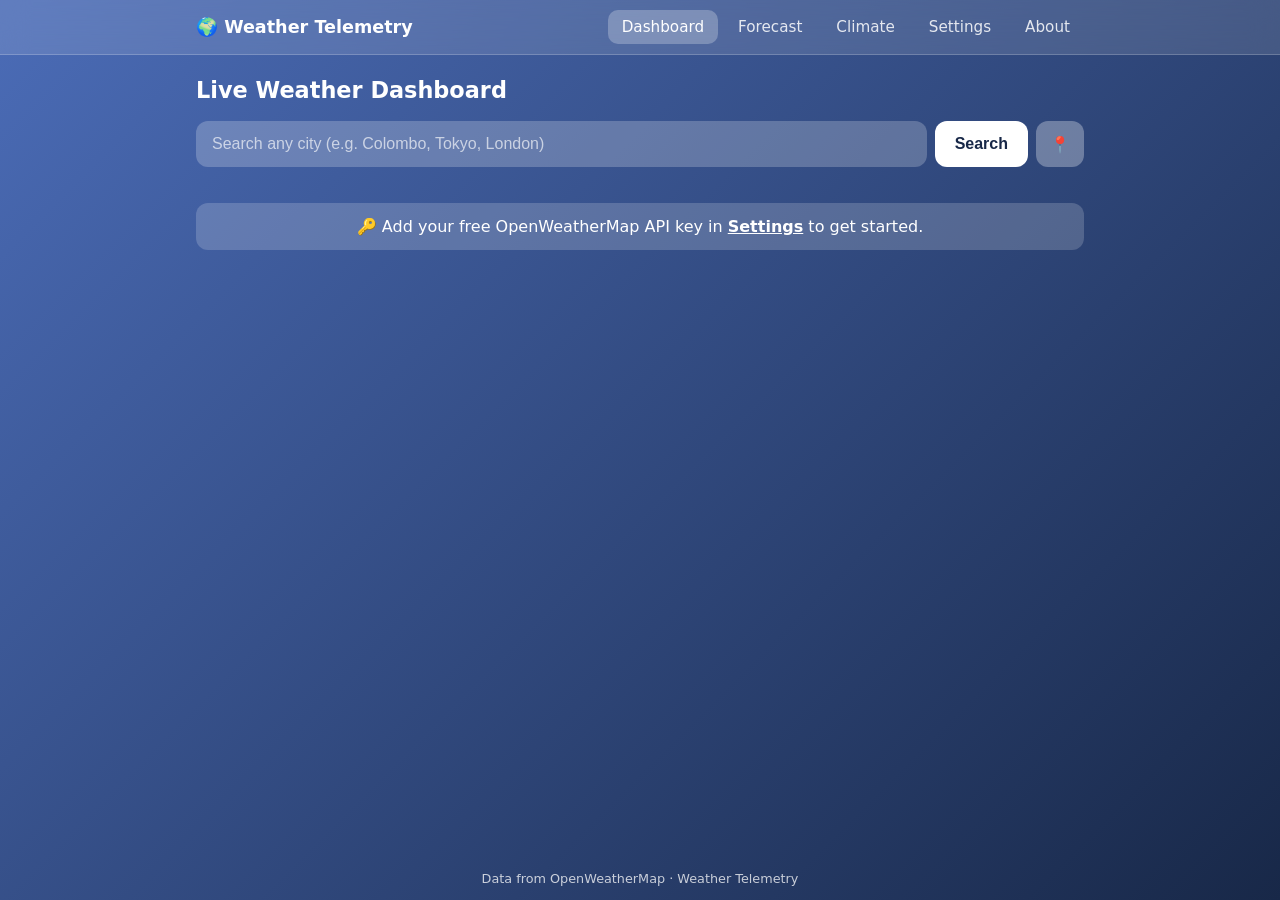
<file: Task 3/weather-telemetry/index.html>
<!DOCTYPE html>
<html lang="en">
<head>
<meta charset="UTF-8">
<meta name="viewport" content="width=device-width, initial-scale=1.0">
<meta name="description" content="Live weather telemetry dashboard: current conditions and 5-day forecast for any city.">
<title>Dashboard · Weather Telemetry</title>
<link rel="stylesheet" href="css/style.css">
</head>
<body>
<div id="nav-root"></div>

<main class="container">
  <h1 class="page-title">Live Weather Dashboard</h1>

  <form class="search" id="searchForm">
    <input id="cityInput" type="text" placeholder="Search any city (e.g. Colombo, Tokyo, London)" autocomplete="off" required>
    <button type="submit" id="searchBtn">Search</button>
    <button type="button" id="geoBtn" class="icon-btn" title="Use my location" aria-label="Use my location">📍</button>
  </form>
  <div class="chips" id="recent"></div>

  <div class="spinner hidden" id="spinner" role="status" aria-label="Loading"></div>
  <div class="error hidden" id="error" role="alert"></div>
  <div class="notice hidden" id="notice"></div>

  <section id="result" class="hidden">
    <div class="card current">
      <div class="loc">
        <h2 id="city"></h2>
        <p id="localTime"></p>
        <div class="desc" id="desc"></div>
      </div>
      <div class="temp-block">
        <span id="iconWrap"></span>
        <div class="temp" id="temp"></div>
      </div>
    </div>

    <div class="metrics">
      <div class="metric"><div class="label">Humidity</div><div class="value" id="humidity"></div></div>
      <div class="metric"><div class="label">Wind speed</div><div class="value" id="wind"></div></div>
      <div class="metric"><div class="label">Pressure</div><div class="value" id="pressure"></div></div>
      <div class="metric"><div class="label">Feels like</div><div class="value" id="feels"></div></div>
      <div class="metric"><div class="label">Visibility</div><div class="value" id="visibility"></div></div>
      <div class="metric"><div class="label">Cloud cover</div><div class="value" id="clouds"></div></div>
      <div class="metric"><div class="label">Sunrise</div><div class="value" id="sunrise"></div></div>
      <div class="metric"><div class="label">Sunset</div><div class="value" id="sunset"></div></div>
    </div>

    <div class="card">
      <h3>5-Day Forecast</h3>
      <div class="forecast" id="forecast"></div>
    </div>
  </section>
</main>

<footer class="footer">Data from OpenWeatherMap · Weather Telemetry</footer>

<script src="js/config.js"></script>
<script src="js/api.js"></script>
<script src="js/ui.js"></script>
<script src="js/dashboard.js"></script>
</body>
</html>
</file>
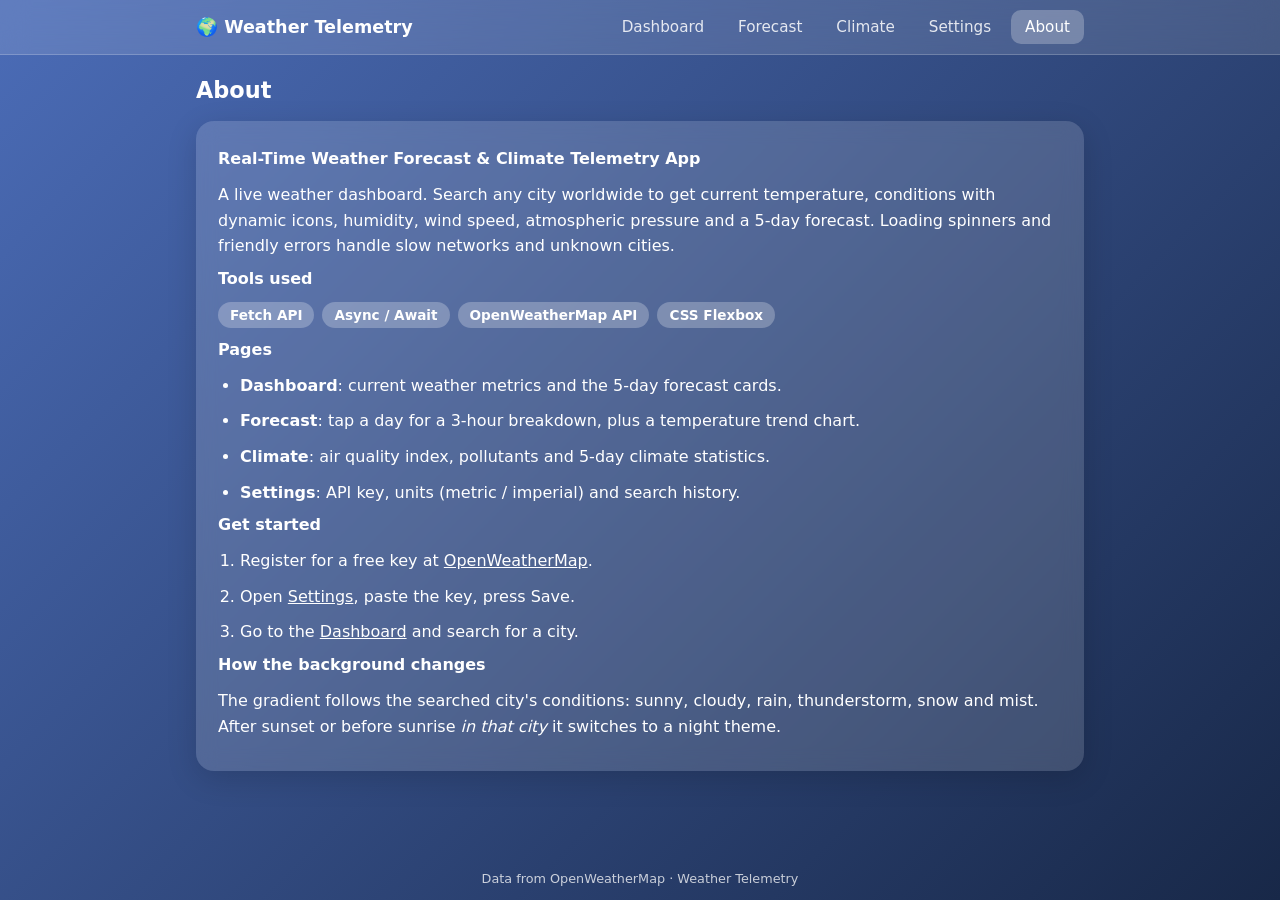
<file: Task 3/weather-telemetry/about.html>
<!DOCTYPE html>
<html lang="en">
<head>
<meta charset="UTF-8">
<meta name="viewport" content="width=device-width, initial-scale=1.0">
<title>About · Weather Telemetry</title>
<link rel="stylesheet" href="css/style.css">
</head>
<body>
<div id="nav-root"></div>

<main class="container">
  <h1 class="page-title">About</h1>

  <div class="card prose">
    <h3>Real-Time Weather Forecast &amp; Climate Telemetry App</h3>
    <p>A live weather dashboard. Search any city worldwide to get current temperature, conditions with dynamic icons, humidity, wind speed, atmospheric pressure and a 5-day forecast. Loading spinners and friendly errors handle slow networks and unknown cities.</p>

    <h3>Tools used</h3>
    <div class="tags">
      <span class="tag">Fetch API</span>
      <span class="tag">Async / Await</span>
      <span class="tag">OpenWeatherMap API</span>
      <span class="tag">CSS Flexbox</span>
    </div>

    <h3>Pages</h3>
    <ul>
      <li><b>Dashboard</b>: current weather metrics and the 5-day forecast cards.</li>
      <li><b>Forecast</b>: tap a day for a 3-hour breakdown, plus a temperature trend chart.</li>
      <li><b>Climate</b>: air quality index, pollutants and 5-day climate statistics.</li>
      <li><b>Settings</b>: API key, units (metric / imperial) and search history.</li>
    </ul>

    <h3>Get started</h3>
    <ol>
      <li>Register for a free key at <a href="https://openweathermap.org/api" target="_blank" rel="noopener">OpenWeatherMap</a>.</li>
      <li>Open <a href="settings.html">Settings</a>, paste the key, press Save.</li>
      <li>Go to the <a href="index.html">Dashboard</a> and search for a city.</li>
    </ol>

    <h3>How the background changes</h3>
    <p>The gradient follows the searched city's conditions: sunny, cloudy, rain, thunderstorm, snow and mist. After sunset or before sunrise <i>in that city</i> it switches to a night theme.</p>
  </div>
</main>

<footer class="footer">Data from OpenWeatherMap · Weather Telemetry</footer>

<script src="js/config.js"></script>
<script src="js/ui.js"></script>
<script>initPage('about.html');</script>
</body>
</html>
</file>
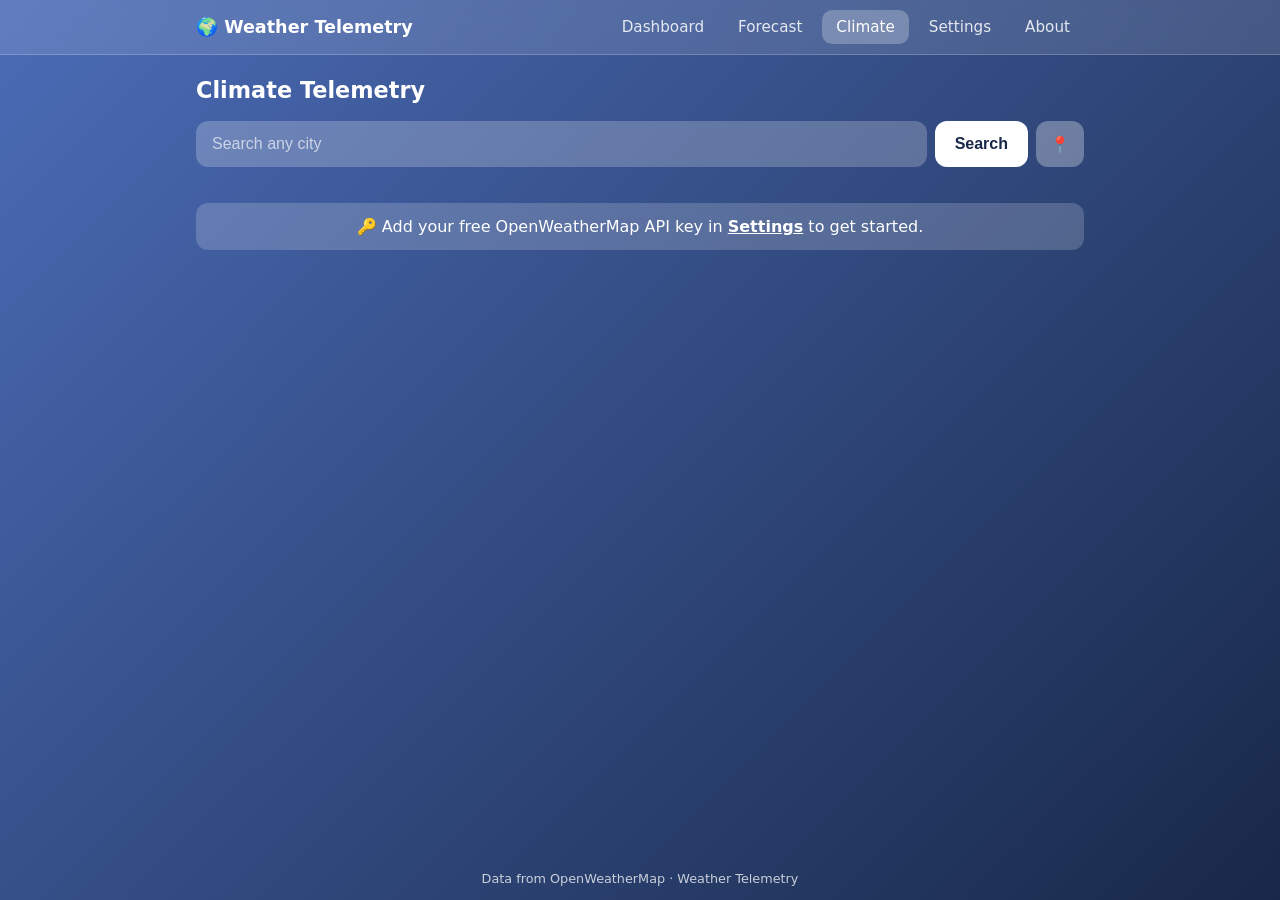
<file: Task 3/weather-telemetry/climate.html>
<!DOCTYPE html>
<html lang="en">
<head>
<meta charset="UTF-8">
<meta name="viewport" content="width=device-width, initial-scale=1.0">
<title>Climate · Weather Telemetry</title>
<link rel="stylesheet" href="css/style.css">
</head>
<body>
<div id="nav-root"></div>

<main class="container">
  <h1 class="page-title">Climate Telemetry</h1>

  <form class="search" id="searchForm">
    <input id="cityInput" type="text" placeholder="Search any city" autocomplete="off" required>
    <button type="submit" id="searchBtn">Search</button>
    <button type="button" id="geoBtn" class="icon-btn" title="Use my location" aria-label="Use my location">📍</button>
  </form>
  <div class="chips" id="recent"></div>

  <div class="spinner hidden" id="spinner" role="status" aria-label="Loading"></div>
  <div class="error hidden" id="error" role="alert"></div>
  <div class="notice hidden" id="notice"></div>

  <section id="result" class="hidden">
    <div class="card place">
      <h2 id="place"></h2>
      <p id="placeSub"></p>
    </div>

    <div class="card">
      <h3>Air Quality</h3>
      <div id="airBox"></div>
    </div>

    <div class="card">
      <h3>5-Day Climate Statistics</h3>
      <div class="metrics" id="stats"></div>
    </div>
  </section>
</main>

<footer class="footer">Data from OpenWeatherMap · Weather Telemetry</footer>

<script src="js/config.js"></script>
<script src="js/api.js"></script>
<script src="js/ui.js"></script>
<script src="js/climate.js"></script>
</body>
</html>
</file>
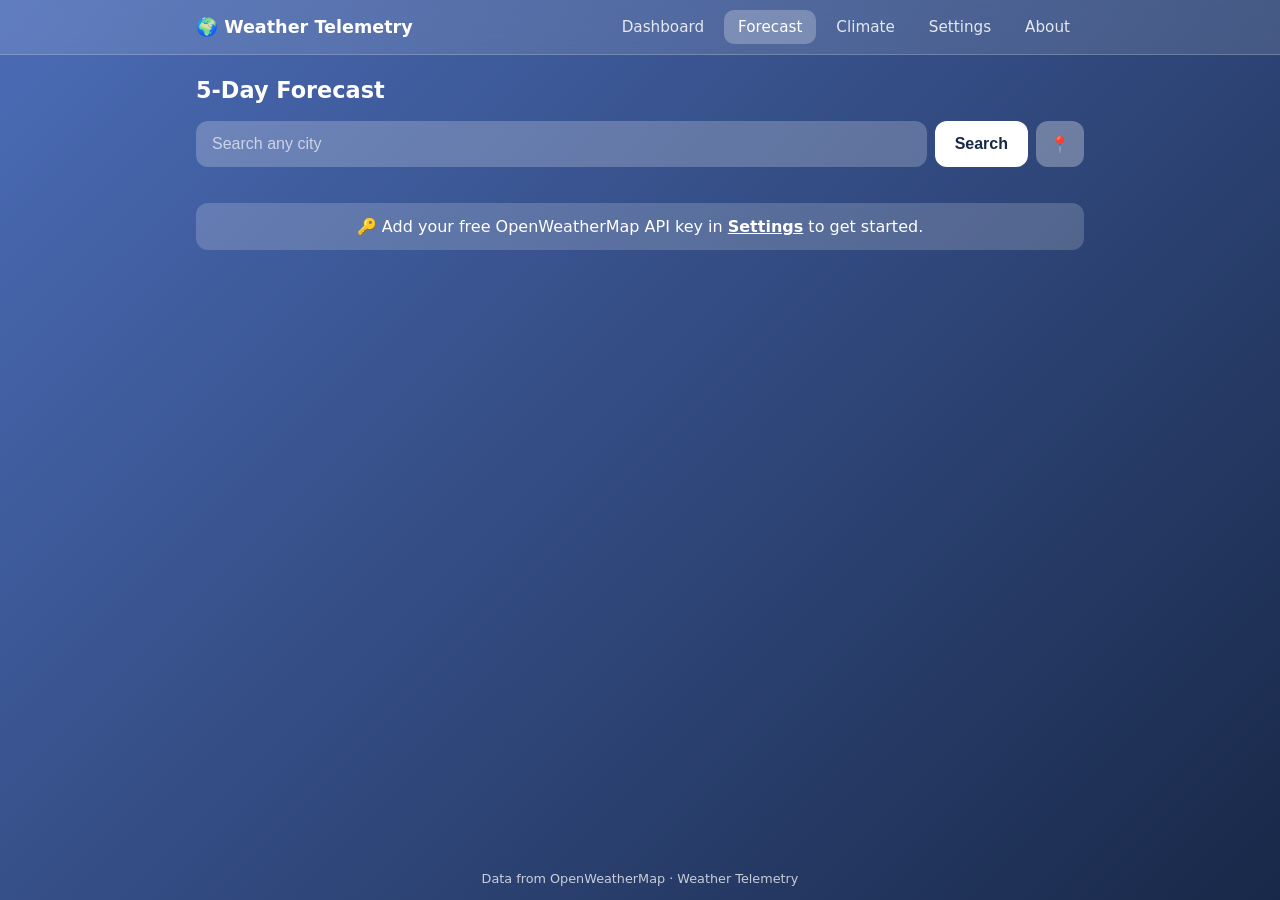
<file: Task 3/weather-telemetry/forecast.html>
<!DOCTYPE html>
<html lang="en">
<head>
<meta charset="UTF-8">
<meta name="viewport" content="width=device-width, initial-scale=1.0">
<title>Forecast · Weather Telemetry</title>
<link rel="stylesheet" href="css/style.css">
</head>
<body>
<div id="nav-root"></div>

<main class="container">
  <h1 class="page-title">5-Day Forecast</h1>

  <form class="search" id="searchForm">
    <input id="cityInput" type="text" placeholder="Search any city" autocomplete="off" required>
    <button type="submit" id="searchBtn">Search</button>
    <button type="button" id="geoBtn" class="icon-btn" title="Use my location" aria-label="Use my location">📍</button>
  </form>
  <div class="chips" id="recent"></div>

  <div class="spinner hidden" id="spinner" role="status" aria-label="Loading"></div>
  <div class="error hidden" id="error" role="alert"></div>
  <div class="notice hidden" id="notice"></div>

  <section id="result" class="hidden">
    <div class="card place">
      <h2 id="place"></h2>
      <p id="placeSub"></p>
    </div>

    <div class="card">
      <h3>Tap a day for the 3-hour breakdown</h3>
      <div class="forecast selectable" id="forecast"></div>
    </div>

    <div class="card">
      <h3 id="hourlyTitle"></h3>
      <div class="hourly" id="hourly"></div>
    </div>

    <div class="card">
      <h3>Temperature trend</h3>
      <div class="chart" id="chart"></div>
    </div>
  </section>
</main>

<footer class="footer">Data from OpenWeatherMap · Weather Telemetry</footer>

<script src="js/config.js"></script>
<script src="js/api.js"></script>
<script src="js/ui.js"></script>
<script src="js/forecast.js"></script>
</body>
</html>
</file>
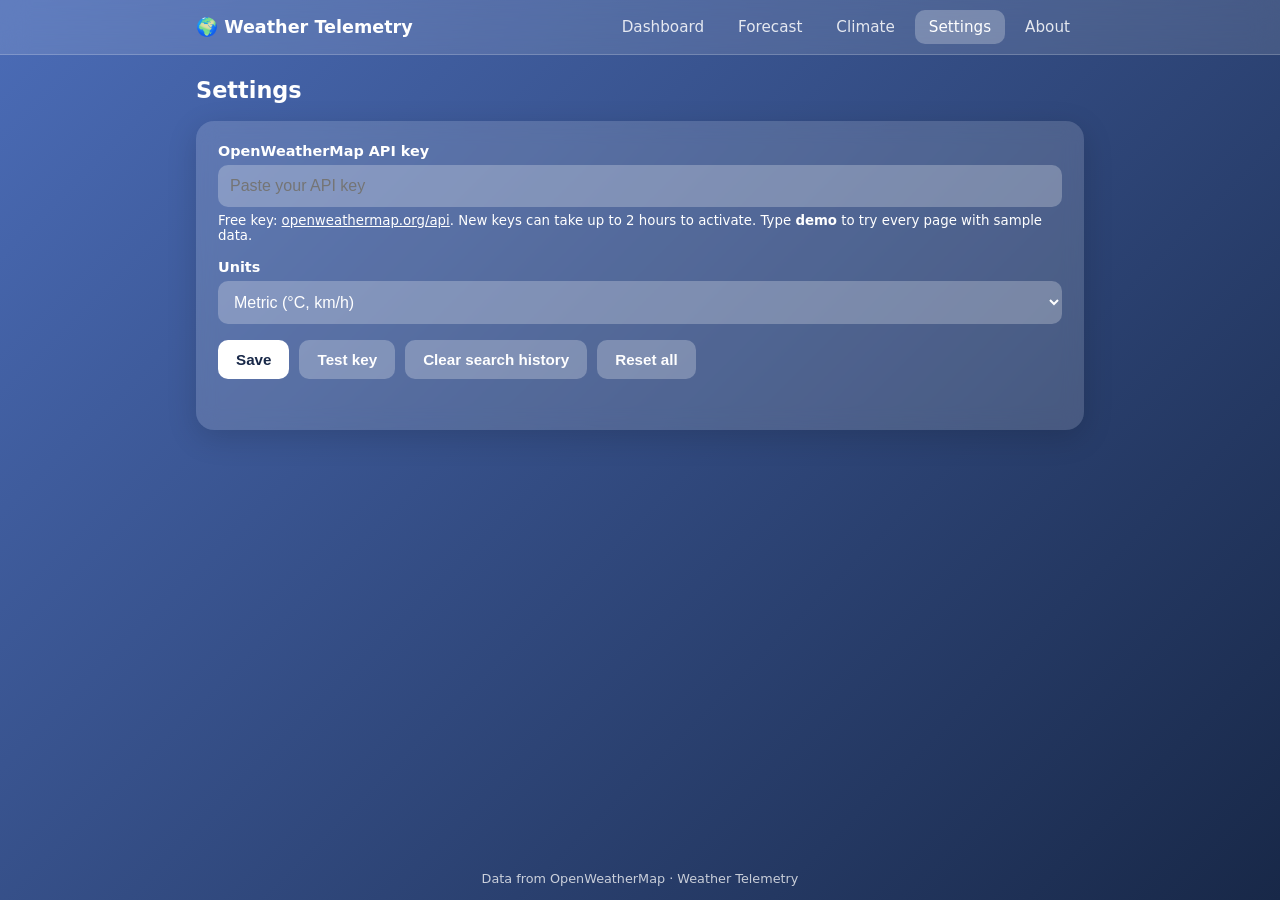
<file: Task 3/weather-telemetry/settings.html>
<!DOCTYPE html>
<html lang="en">
<head>
<meta charset="UTF-8">
<meta name="viewport" content="width=device-width, initial-scale=1.0">
<title>Settings · Weather Telemetry</title>
<link rel="stylesheet" href="css/style.css">
</head>
<body>
<div id="nav-root"></div>

<main class="container">
  <h1 class="page-title">Settings</h1>

  <div class="card">
    <div class="form-row">
      <label for="apiKey">OpenWeatherMap API key</label>
      <input id="apiKey" type="text" placeholder="Paste your API key" autocomplete="off" spellcheck="false">
      <small>Free key: <a href="https://openweathermap.org/api" target="_blank" rel="noopener">openweathermap.org/api</a>. New keys can take up to 2 hours to activate. Type <b>demo</b> to try every page with sample data.</small>
    </div>

    <div class="form-row">
      <label for="units">Units</label>
      <select id="units">
        <option value="metric">Metric (°C, km/h)</option>
        <option value="imperial">Imperial (°F, mph)</option>
      </select>
    </div>

    <div class="btn-row">
      <button class="btn" id="saveBtn" type="button">Save</button>
      <button class="btn secondary" id="testBtn" type="button">Test key</button>
      <button class="btn secondary" id="clearBtn" type="button">Clear search history</button>
      <button class="btn secondary" id="resetBtn" type="button">Reset all</button>
    </div>
    <div class="msg" id="msg" role="status"></div>
  </div>
</main>

<footer class="footer">Data from OpenWeatherMap · Weather Telemetry</footer>

<script src="js/config.js"></script>
<script src="js/api.js"></script>
<script src="js/ui.js"></script>
<script src="js/settings.js"></script>
</body>
</html>
</file>
<file: Task 1/portfolio/css/style.css>
/* ==========================================================
   Oshadini Nilumika - Portfolio
   Layout: single column of sections, hero splits text / photo.
   Theme: black with blue and white. Light theme via toggle.
   ========================================================== */

:root {
  --bg: #05070c;
  --surface: #0b101a;
  --surface-2: #111827;
  --border: #1b2438;
  --fg: #f5f8fd;
  --muted: #9aa8c0;
  --accent: #3b82f6;
  --accent-soft: rgba(59, 130, 246, 0.14);
  --accent-text: #7db2ff;
  --on-accent: #ffffff;
  --shadow: 0 18px 50px rgba(0, 0, 0, 0.55);

  --font-display: "Space Grotesk", "Inter", system-ui, -apple-system, "Segoe UI", sans-serif;
  --font-body: "Inter", system-ui, -apple-system, "Segoe UI", Roboto, sans-serif;

  --radius: 14px;
  --header-h: 64px;
  color-scheme: dark;
}

:root[data-theme="light"] {
  --bg: #f6f9fe;
  --surface: #ffffff;
  --surface-2: #eef3fb;
  --border: #d9e2f1;
  --fg: #0a1020;
  --muted: #53627c;
  --accent: #1d5fe0;
  --accent-soft: rgba(29, 95, 224, 0.10);
  --accent-text: #1d5fe0;
  --on-accent: #ffffff;
  --shadow: 0 18px 40px rgba(20, 40, 90, 0.12);
  color-scheme: light;
}

*, *::before, *::after { box-sizing: border-box; }

html { scroll-behavior: smooth; scroll-padding-top: calc(var(--header-h) + 16px); }

body {
  margin: 0;
  background: var(--bg);
  color: var(--fg);
  font-family: var(--font-body);
  font-size: 1rem;
  line-height: 1.65;
  -webkit-font-smoothing: antialiased;
}

img { max-width: 100%; height: auto; display: block; }
a { color: var(--accent-text); text-decoration: none; }
a:hover { text-decoration: underline; }
ul { margin: 0; padding: 0; list-style: none; }
h1, h2, h3, h4, p, figure { margin: 0; }

h1, h2, h3, h4 {
  font-family: var(--font-display);
  line-height: 1.12;
  letter-spacing: -0.02em;
  text-wrap: balance;
}

:focus-visible { outline: 2px solid var(--accent); outline-offset: 3px; border-radius: 6px; }

.container {
  width: 100%;
  max-width: 1120px;
  margin-inline: auto;
  padding-left: max(20px, env(safe-area-inset-left, 0px));
  padding-right: max(20px, env(safe-area-inset-right, 0px));
}

.accent { color: var(--accent-text); }

.eyebrow {
  display: inline-flex;
  align-items: center;
  gap: 10px;
  font-size: 0.78rem;
  font-weight: 600;
  letter-spacing: 0.1em;
  text-transform: uppercase;
  color: var(--accent-text);
}
.eyebrow .dot {
  width: 8px; height: 8px; border-radius: 50%;
  background: var(--accent);
  box-shadow: 0 0 0 4px var(--accent-soft);
  flex: none;
}

/* ---------- Header ---------- */
body::before {
  content: "";
  position: fixed;
  inset: 0 0 auto;
  height: env(safe-area-inset-top, 0px);
  background: var(--bg);
  z-index: 60;
}

.site-header {
  position: sticky;
  top: env(safe-area-inset-top, 0px);
  z-index: 50;
  background: color-mix(in srgb, var(--bg) 82%, transparent);
  backdrop-filter: blur(14px);
  -webkit-backdrop-filter: blur(14px);
  border-bottom: 1px solid var(--border);
}

.nav {
  height: var(--header-h);
  display: flex;
  align-items: center;
  justify-content: space-between;
  gap: 16px;
}

.brand {
  font-family: var(--font-display);
  font-weight: 700;
  font-size: 1.35rem;
  letter-spacing: -0.03em;
  color: var(--fg);
}
.brand span { color: var(--accent); }
.brand:hover { text-decoration: none; }

.nav-links { display: flex; gap: 6px; }
.nav-links a {
  display: block;
  padding: 8px 14px;
  border-radius: 999px;
  color: var(--muted);
  font-size: 0.92rem;
  font-weight: 500;
  transition: color .2s, background .2s;
}
.nav-links a:hover,
.nav-links a.active { color: var(--fg); background: var(--accent-soft); text-decoration: none; }

.nav-actions { display: flex; align-items: center; gap: 8px; }

.icon-btn {
  display: grid;
  place-items: center;
  width: 40px; height: 40px;
  border-radius: 12px;
  border: 1px solid var(--border);
  background: var(--surface);
  color: var(--fg);
  cursor: pointer;
  transition: border-color .2s, background .2s;
}
.icon-btn:hover { border-color: var(--accent); }

.icon-sun { display: none; }
:root[data-theme="light"] .icon-sun { display: block; }
:root[data-theme="light"] .icon-moon { display: none; }

.menu-btn { display: none; }
.bars { display: grid; gap: 4px; width: 18px; }
.bars i { display: block; height: 2px; background: currentColor; border-radius: 2px; transition: transform .25s, opacity .25s; }
.menu-btn[aria-expanded="true"] .bars i:nth-child(1) { transform: translateY(6px) rotate(45deg); }
.menu-btn[aria-expanded="true"] .bars i:nth-child(2) { opacity: 0; }
.menu-btn[aria-expanded="true"] .bars i:nth-child(3) { transform: translateY(-6px) rotate(-45deg); }

/* ---------- Buttons ---------- */
.btn {
  display: inline-flex;
  align-items: center;
  justify-content: center;
  padding: 13px 24px;
  border-radius: 12px;
  border: 1px solid transparent;
  font: 600 0.95rem var(--font-body);
  cursor: pointer;
  transition: transform .2s, background .2s, border-color .2s;
}
.btn:hover { text-decoration: none; transform: translateY(-2px); }
.btn-primary { background: var(--accent); color: var(--on-accent); }
.btn-primary:hover { background: color-mix(in srgb, var(--accent) 86%, white); }
.btn-ghost { border-color: var(--border); color: var(--fg); background: transparent; }
.btn-ghost:hover { border-color: var(--accent); }

/* ---------- Hero ---------- */
.hero {
  display: grid;
  grid-template-columns: minmax(0, 1.15fr) minmax(0, 0.85fr);
  align-items: center;
  gap: 56px;
  padding-block: 72px 56px;
}

.hero-text { display: grid; gap: 22px; justify-items: start; min-width: 0; }
.hero h1 { font-size: clamp(2.6rem, 6.4vw, 4.6rem); letter-spacing: -0.035em; }
.lead { font-size: 1.12rem; color: var(--muted); max-width: 52ch; }
.hero-cta { display: flex; flex-wrap: wrap; gap: 12px; }

.hero-stats {
  display: flex;
  flex-wrap: wrap;
  gap: 12px 36px;
  padding-top: 22px;
  margin-top: 6px;
  border-top: 1px solid var(--border);
  width: 100%;
}
.hero-stats li { display: grid; gap: 2px; }
.hero-stats strong { font: 700 1.9rem var(--font-display); color: var(--fg); letter-spacing: -0.03em; }
.hero-stats span { font-size: 0.85rem; color: var(--muted); max-width: 16ch; }

.hero-photo { justify-self: center; width: 100%; max-width: 380px; }
.photo-frame {
  position: relative;
  border-radius: 28px;
  padding: 10px;
  background: linear-gradient(160deg, var(--accent), transparent 55%), var(--surface);
  box-shadow: var(--shadow);
}
.photo-frame img { border-radius: 20px; width: 100%; aspect-ratio: 4 / 5.4; object-fit: cover; object-position: top center; }

/* ---------- Sections ---------- */
.section { padding-block: 72px; }
.section-head { display: grid; gap: 12px; margin-bottom: 36px; max-width: 720px; }
.section-head h2 { font-size: clamp(1.7rem, 3.6vw, 2.5rem); }

/* About */
.about-grid { display: grid; grid-template-columns: minmax(0, 1.2fr) minmax(0, 1fr); gap: 32px; align-items: start; }
.about-copy { display: grid; gap: 16px; color: var(--muted); font-size: 1.05rem; min-width: 0; }

.edu-card, .job, .skill-card {
  background: var(--surface);
  border: 1px solid var(--border);
  border-radius: var(--radius);
}
.edu-card { padding: 26px; min-width: 0; }
.edu-card h3 { font-size: 1.15rem; margin-bottom: 18px; }
.edu-list { display: grid; gap: 20px; }
.edu-list li { display: grid; gap: 2px; padding-left: 18px; border-left: 2px solid var(--border); position: relative; font-size: 0.93rem; color: var(--muted); }
.edu-list li::before { content: ""; position: absolute; left: -6px; top: 6px; width: 10px; height: 10px; border-radius: 50%; background: var(--accent); }
.edu-list strong { color: var(--fg); font-size: 1rem; }
.edu-years { font-size: 0.78rem; font-weight: 600; letter-spacing: 0.06em; color: var(--accent-text); }

.tag {
  display: inline-block;
  justify-self: start;
  padding: 4px 12px;
  border-radius: 999px;
  background: var(--accent-soft);
  color: var(--accent-text);
  font-size: 0.8rem;
  font-weight: 600;
  white-space: nowrap;
  margin-top: 6px;
}

/* Experience */
.job { padding: 30px; display: grid; gap: 20px; }
.job-head { display: flex; flex-wrap: wrap; gap: 12px 24px; justify-content: space-between; align-items: flex-start; }
.job-head h3 { font-size: 1.4rem; }
.job-head p { color: var(--muted); }
.job-head .tag { margin-top: 0; }
.job-list { display: grid; gap: 12px; color: var(--muted); }
.job-list li { position: relative; padding-left: 22px; }
.job-list li::before { content: ""; position: absolute; left: 0; top: 0.7em; width: 9px; height: 2px; background: var(--accent); }

/* Chips */
.chips { display: flex; flex-wrap: wrap; gap: 8px; }
.chips span {
  padding: 5px 12px;
  border-radius: 8px;
  background: var(--surface-2);
  border: 1px solid var(--border);
  color: var(--fg);
  font-size: 0.84rem;
  font-weight: 500;
}

/* Skills */
.skills-grid { display: grid; grid-template-columns: repeat(auto-fit, minmax(250px, 1fr)); gap: 16px; }
.skill-card { padding: 22px; display: grid; gap: 14px; align-content: start; transition: border-color .2s, transform .2s; }
.skill-card:hover { border-color: var(--accent); transform: translateY(-3px); }
.skill-card h3 { font-size: 1rem; }
.soft-skills { margin-top: 24px; color: var(--muted); }
.soft-skills strong { color: var(--fg); }

/* Projects */
.projects-grid { display: grid; grid-template-columns: repeat(auto-fit, minmax(310px, 1fr)); gap: 20px; }

.project-card {
  display: grid;
  gap: 14px;
  align-content: start;
  text-align: left;
  padding: 26px;
  background: var(--surface);
  border: 1px solid var(--border);
  border-radius: var(--radius);
  color: var(--fg);
  font: inherit;
  cursor: pointer;
  min-width: 0;
  transition: border-color .2s, transform .2s, box-shadow .2s;
}
.project-card:hover { border-color: var(--accent); transform: translateY(-4px); box-shadow: var(--shadow); }
.project-kind { font-size: 0.76rem; font-weight: 600; letter-spacing: 0.1em; text-transform: uppercase; color: var(--accent-text); }
.project-card h3 { font-size: 1.28rem; }
.project-card p { color: var(--muted); font-size: 0.95rem; }
.project-more { margin-top: 4px; font-size: 0.9rem; font-weight: 600; color: var(--accent-text); }

/* Contact */
.contact-card {
  display: grid;
  grid-template-columns: minmax(0, 1fr) minmax(0, 1fr);
  gap: 40px;
  padding: 40px;
  border-radius: 22px;
  border: 1px solid var(--border);
  background: linear-gradient(150deg, var(--accent-soft), transparent 55%), var(--surface);
}
.contact-copy { display: grid; gap: 16px; align-content: start; min-width: 0; }
.contact-copy h2 { font-size: clamp(1.6rem, 3.2vw, 2.2rem); }
.contact-copy > p { color: var(--muted); }
.contact-links { display: grid; gap: 14px; margin-top: 8px; }
.contact-links li { display: grid; gap: 2px; overflow-wrap: anywhere; }
.label { font-size: 0.76rem; font-weight: 600; letter-spacing: 0.1em; text-transform: uppercase; color: var(--muted); }

.contact-form { display: grid; gap: 16px; align-content: start; min-width: 0; }
.field { display: grid; gap: 6px; }
.field label { font-size: 0.85rem; font-weight: 600; }
.field input, .field textarea {
  width: 100%;
  padding: 12px 14px;
  border-radius: 10px;
  border: 1px solid var(--border);
  background: var(--bg);
  color: var(--fg);
  font: inherit;
  resize: vertical;
}
.field input:focus, .field textarea:focus { outline: none; border-color: var(--accent); box-shadow: 0 0 0 3px var(--accent-soft); }
.field .invalid { border-color: #f87171; }
.form-note { min-height: 1.4em; font-size: 0.88rem; color: var(--muted); }
.contact-form .btn { justify-self: start; }

/* Footer */
.site-footer { border-top: 1px solid var(--border); padding-block: 28px; color: var(--muted); font-size: 0.9rem; }
.footer-inner { display: flex; flex-wrap: wrap; justify-content: space-between; gap: 10px; }

/* Modal */
.modal {
  width: min(640px, calc(100% - 32px));
  max-height: calc(100% - 48px);
  padding: 0;
  border: 1px solid var(--border);
  border-radius: 20px;
  background: var(--surface);
  color: var(--fg);
  box-shadow: var(--shadow);
  overflow: auto;
}
.modal::backdrop { background: rgba(2, 4, 10, 0.72); backdrop-filter: blur(4px); }
.modal-body { position: relative; display: grid; gap: 14px; padding: 34px; }
.modal-close { position: absolute; top: 16px; right: 16px; }
.modal-body h3 { font-size: 1.7rem; padding-right: 48px; }
.modal-sub { color: var(--accent-text); font-weight: 600; }
.modal-body h4 { font-size: 0.8rem; letter-spacing: 0.1em; text-transform: uppercase; color: var(--muted); margin-top: 8px; }
.modal-body p { color: var(--muted); }
.modal-list { display: grid; gap: 8px; color: var(--muted); }
.modal-list li { position: relative; padding-left: 20px; }
.modal-list li::before { content: ""; position: absolute; left: 0; top: 0.7em; width: 8px; height: 2px; background: var(--accent); }

/* ---------- Responsive ---------- */
@media (max-width: 880px) {
  .hero { grid-template-columns: 1fr; gap: 40px; padding-block: 48px 40px; }
  .hero-photo { order: -1; max-width: 280px; justify-self: start; }
  .about-grid, .contact-card { grid-template-columns: 1fr; }
  .contact-card { padding: 26px; }
  .section { padding-block: 56px; }
}

@media (max-width: 760px) {
  .menu-btn { display: grid; }
  .nav-links {
    position: absolute;
    top: var(--header-h);
    left: 0; right: 0;
    flex-direction: column;
    gap: 2px;
    padding: 12px max(20px, env(safe-area-inset-right, 0px)) 18px max(20px, env(safe-area-inset-left, 0px));
    background: var(--bg);
    border-bottom: 1px solid var(--border);
    transform: translateY(-8px);
    opacity: 0;
    visibility: hidden;
    transition: opacity .2s, transform .2s, visibility .2s;
  }
  .nav-links.open { opacity: 1; transform: none; visibility: visible; }
  .nav-links a { padding: 12px 14px; font-size: 1rem; }
}

@media (max-width: 480px) {
  .job { padding: 22px; }
  .modal-body { padding: 26px 22px; }
  .projects-grid { grid-template-columns: 1fr; }
}

@media (prefers-reduced-motion: reduce) {
  html { scroll-behavior: auto; }
  *, *::before, *::after { transition: none !important; animation: none !important; }
}
</file>
<file: Task 3/weather-telemetry/css/style.css>
* { box-sizing: border-box; margin: 0; padding: 0; }
html { scroll-behavior: smooth; }

body {
  font-family: 'Segoe UI', system-ui, -apple-system, sans-serif;
  min-height: 100vh;
  display: flex;
  flex-direction: column;
  color: #fff;
  background: linear-gradient(135deg, #4b6cb7, #182848);
  background-attachment: fixed;
  transition: background .8s ease;
}
/* ===== Dynamic weather themes ===== */
body.clear-day   { background: linear-gradient(135deg, #2193b0, #f9a825 150%); background-attachment: fixed; }
body.clear-night { background: linear-gradient(135deg, #0f2027, #203a43, #2c5364); background-attachment: fixed; }
body.clouds      { background: linear-gradient(135deg, #606c88, #3f4c6b); background-attachment: fixed; }
body.rain        { background: linear-gradient(135deg, #373b44, #4286f4 160%); background-attachment: fixed; }
body.thunder     { background: linear-gradient(135deg, #141e30, #4b3f72); background-attachment: fixed; }
body.snow        { background: linear-gradient(135deg, #83a4d4, #b6fbff); background-attachment: fixed; color: #102030; }
body.mist        { background: linear-gradient(135deg, #757f9a, #d7dde8 160%); background-attachment: fixed; color: #102030; }

.hidden { display: none !important; }
a { color: inherit; }

/* ===== Header / navigation ===== */
.site-header {
  position: sticky; top: 0; z-index: 50;
  background: rgba(255,255,255,.12);
  backdrop-filter: blur(14px);
  -webkit-backdrop-filter: blur(14px);
  border-bottom: 1px solid rgba(255,255,255,.2);
}
.nav-inner {
  max-width: 920px; margin: 0 auto; padding: 10px 16px;
  display: flex; align-items: center; justify-content: space-between; position: relative;
}
.brand { font-weight: 700; text-decoration: none; font-size: 1.1rem; }
.nav-links { display: flex; gap: 6px; list-style: none; }
.nav-links a {
  display: block; text-decoration: none; padding: 8px 14px; border-radius: 10px;
  font-size: .95rem; opacity: .85; transition: background .2s;
}
.nav-links a:hover, .nav-links a.active { background: rgba(255,255,255,.25); opacity: 1; }
.menu-btn {
  display: none; background: none; border: 1px solid rgba(255,255,255,.4);
  color: inherit; border-radius: 8px; font-size: 1.3rem; padding: 2px 10px; cursor: pointer;
}

/* ===== Layout ===== */
.container {
  width: 100%; max-width: 920px; margin: 0 auto; padding: 22px 16px 30px;
  display: flex; flex-direction: column; gap: 18px; flex: 1;
}
.page-title { font-size: 1.4rem; font-weight: 600; }
.card {
  background: rgba(255,255,255,.15); border-radius: 18px; padding: 22px;
  backdrop-filter: blur(10px); -webkit-backdrop-filter: blur(10px);
  box-shadow: 0 8px 30px rgba(0,0,0,.15);
}
.card + .card, .card + .metrics, .metrics + .card { margin-top: 18px; }
.card h3 { font-size: 1rem; font-weight: 600; margin-bottom: 14px; }
.footer { text-align: center; padding: 14px; font-size: .8rem; opacity: .75; }

/* ===== Search ===== */
.search { display: flex; gap: 8px; }
.search input {
  flex: 1; min-width: 0; padding: 14px 16px; border: none; border-radius: 12px; outline: none;
  font-size: 1rem; background: rgba(255,255,255,.22); color: inherit;
}
.search input::placeholder { color: inherit; opacity: .65; }
.search button {
  padding: 0 20px; border: none; border-radius: 12px; cursor: pointer;
  font-size: 1rem; font-weight: 600; background: #fff; color: #182848;
}
.search button.icon-btn { padding: 0 14px; background: rgba(255,255,255,.3); color: inherit; }
.search button:disabled { opacity: .6; cursor: wait; }

/* ===== States ===== */
.spinner {
  width: 46px; height: 46px; margin: 34px auto; border-radius: 50%;
  border: 4px solid rgba(255,255,255,.3); border-top-color: #fff;
  animation: spin .8s linear infinite;
}
@keyframes spin { to { transform: rotate(360deg); } }
.error { background: rgba(200,40,55,.9); color: #fff; border-radius: 12px; padding: 14px 16px; text-align: center; }
.notice { background: rgba(255,255,255,.18); border-radius: 12px; padding: 14px 16px; text-align: center; }
.notice a { font-weight: 700; }

/* ===== Current weather ===== */
.current { display: flex; flex-wrap: wrap; align-items: center; justify-content: space-between; gap: 12px; }
.loc h2 { font-size: 1.7rem; }
.loc p { opacity: .85; font-size: .9rem; margin-top: 2px; }
.desc { text-transform: capitalize; font-size: 1.1rem; margin-top: 6px; }
.temp-block { display: flex; align-items: center; }
.temp-block img, .temp-block .emoji { width: 100px; height: 100px; }
.temp-block .emoji { font-size: 4rem; display: flex; align-items: center; justify-content: center; }
.temp { font-size: 3.6rem; font-weight: 300; line-height: 1; }
.place h2 { font-size: 1.6rem; }
.place p { opacity: .85; font-size: .9rem; }

/* ===== Metrics ===== */
.metrics { display: flex; flex-wrap: wrap; gap: 12px; }
.metric {
  flex: 1 1 140px; background: rgba(255,255,255,.15); border-radius: 14px;
  padding: 14px 10px; text-align: center;
}
.metric .label { font-size: .72rem; text-transform: uppercase; letter-spacing: .6px; opacity: .75; }
.metric .value { font-size: 1.3rem; font-weight: 600; margin-top: 4px; }
.metric .sub { font-size: .75rem; opacity: .75; margin-top: 2px; }

/* ===== Forecast cards ===== */
.forecast { display: flex; gap: 10px; flex-wrap: wrap; }
.day {
  flex: 1 1 110px; background: rgba(255,255,255,.12); border-radius: 14px;
  padding: 12px 8px; text-align: center; border: 2px solid transparent;
}
.forecast.selectable .day { cursor: pointer; transition: transform .15s, background .2s; }
.forecast.selectable .day:hover { transform: translateY(-3px); }
.day.active { background: rgba(255,255,255,.28); border-color: rgba(255,255,255,.7); }
.day .name { font-weight: 600; font-size: .95rem; }
.day .date { font-size: .72rem; opacity: .7; }
.day img { width: 58px; height: 58px; }
.day .emoji { font-size: 2.2rem; height: 58px; display: flex; align-items: center; justify-content: center; }
.day .hi { font-weight: 700; }
.day .lo { opacity: .7; margin-left: 6px; }
.day .cond { font-size: .75rem; text-transform: capitalize; opacity: .85; }
.day .pop { font-size: .72rem; opacity: .8; margin-top: 2px; }

/* ===== Hourly + chart ===== */
.hourly { display: flex; gap: 10px; overflow-x: auto; padding-bottom: 6px; }
.hour {
  flex: 0 0 86px; background: rgba(255,255,255,.12); border-radius: 12px;
  padding: 10px 6px; text-align: center; font-size: .85rem;
}
.hour img { width: 44px; height: 44px; }
.hour .emoji { font-size: 1.8rem; height: 44px; display: flex; align-items: center; justify-content: center; }
.hour b { display: block; font-size: 1rem; }
.chart svg { width: 100%; height: auto; display: block; }
.chart text { fill: currentColor; font-size: 11px; opacity: .8; }

/* ===== Climate grid ===== */
.aqi-badge {
  display: inline-block; padding: 4px 14px; border-radius: 20px; font-weight: 700;
  color: #fff; margin-bottom: 14px;
}
.aqi-1 { background: #2e9d4f; } .aqi-2 { background: #8ab800; } .aqi-3 { background: #d9a400; }
.aqi-4 { background: #e0661a; } .aqi-5 { background: #b3262e; }

/* ===== Settings / About ===== */
.form-row { display: flex; flex-direction: column; gap: 6px; margin-bottom: 16px; }
.form-row label { font-weight: 600; font-size: .9rem; }
.form-row input, .form-row select {
  padding: 12px; border: none; border-radius: 10px; font-size: 1rem; outline: none;
  background: rgba(255,255,255,.25); color: inherit;
}
.form-row select option { color: #111; }
.inline { display: flex; gap: 8px; }
.inline input { flex: 1; min-width: 0; }
.btn {
  padding: 11px 18px; border: none; border-radius: 10px; cursor: pointer;
  font-weight: 600; font-size: .95rem; background: #fff; color: #182848;
}
.btn.secondary { background: rgba(255,255,255,.25); color: inherit; }
.btn-row { display: flex; gap: 10px; flex-wrap: wrap; }
.msg { margin-top: 12px; font-size: .9rem; min-height: 1.2em; }
.chips { display: flex; flex-wrap: wrap; gap: 8px; }
.chip {
  background: rgba(255,255,255,.22); border: none; color: inherit; cursor: pointer;
  padding: 7px 14px; border-radius: 20px; font-size: .9rem;
}
.prose p, .prose li { line-height: 1.6; margin-bottom: 10px; }
.prose ol, .prose ul { padding-left: 22px; }
.prose h3 { margin-top: 6px; }
.tags { display: flex; flex-wrap: wrap; gap: 8px; margin: 8px 0 12px; }
.tag { background: rgba(255,255,255,.25); padding: 5px 12px; border-radius: 20px; font-size: .85rem; font-weight: 600; }

/* ===== Mobile ===== */
@media (max-width: 640px) {
  .menu-btn { display: block; }
  .nav-links {
    display: none; position: absolute; top: 100%; left: 0; right: 0;
    flex-direction: column; background: rgba(24,40,72,.95); padding: 8px 12px; border-radius: 0 0 14px 14px;
  }
  .nav-links a { color: #fff; }
  .nav-links.open { display: flex; }
  .current { flex-direction: column; text-align: center; }
  .temp { font-size: 3rem; }
  .search button { padding: 0 14px; }
  .metric { flex: 1 1 42%; }
  .day { flex: 1 1 40%; }
}
</file>
